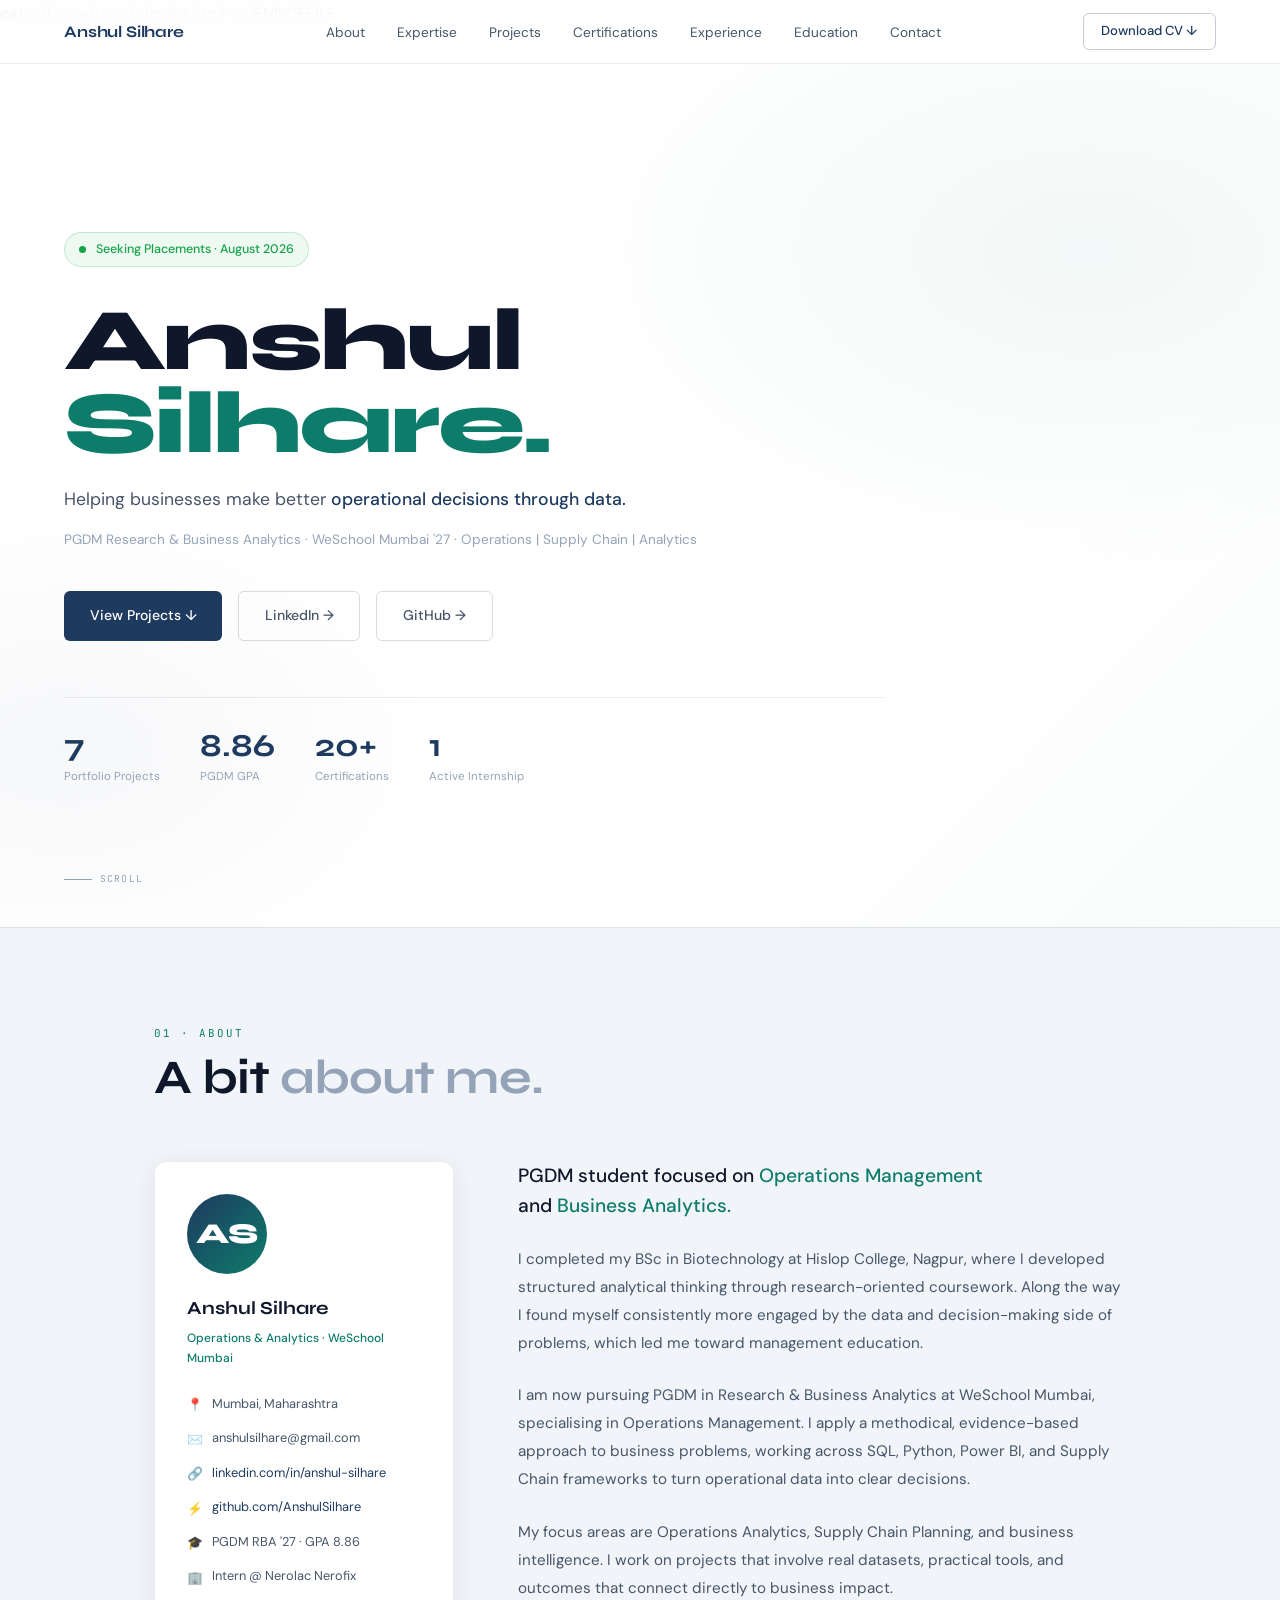
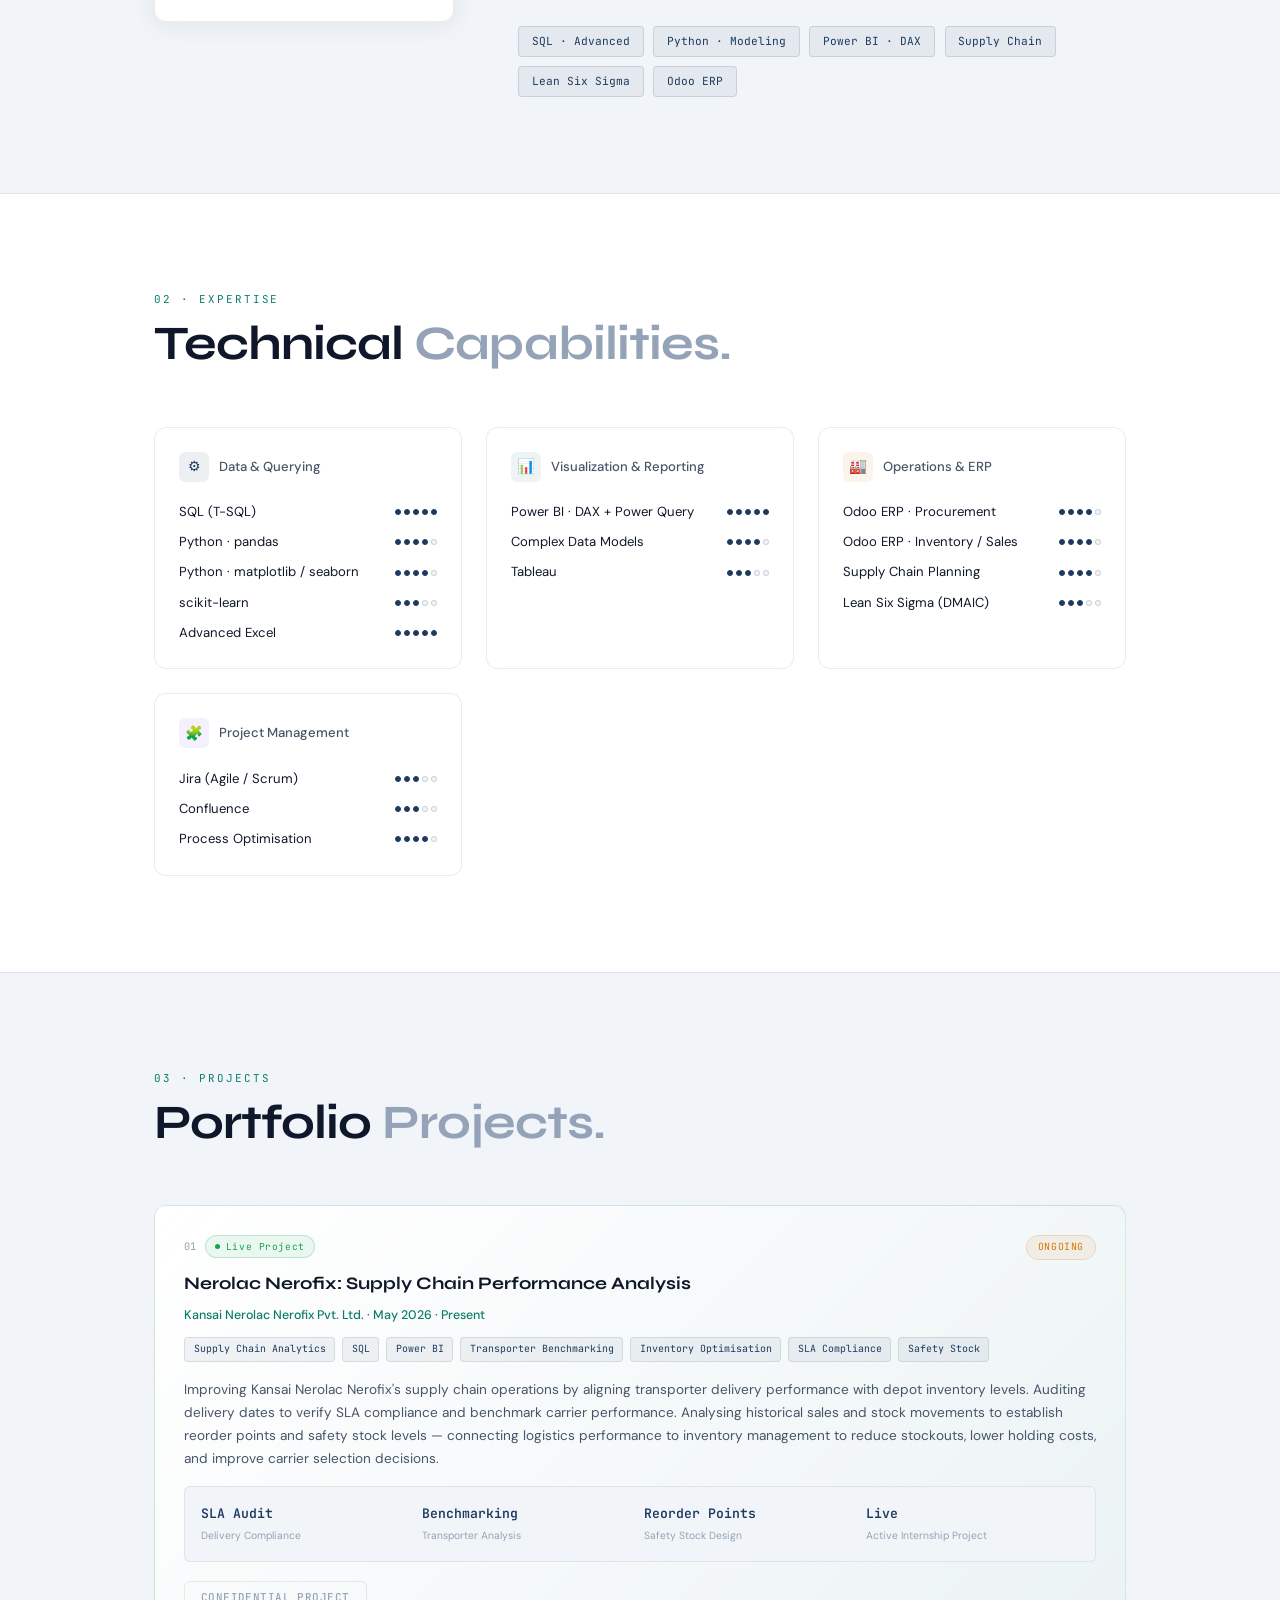
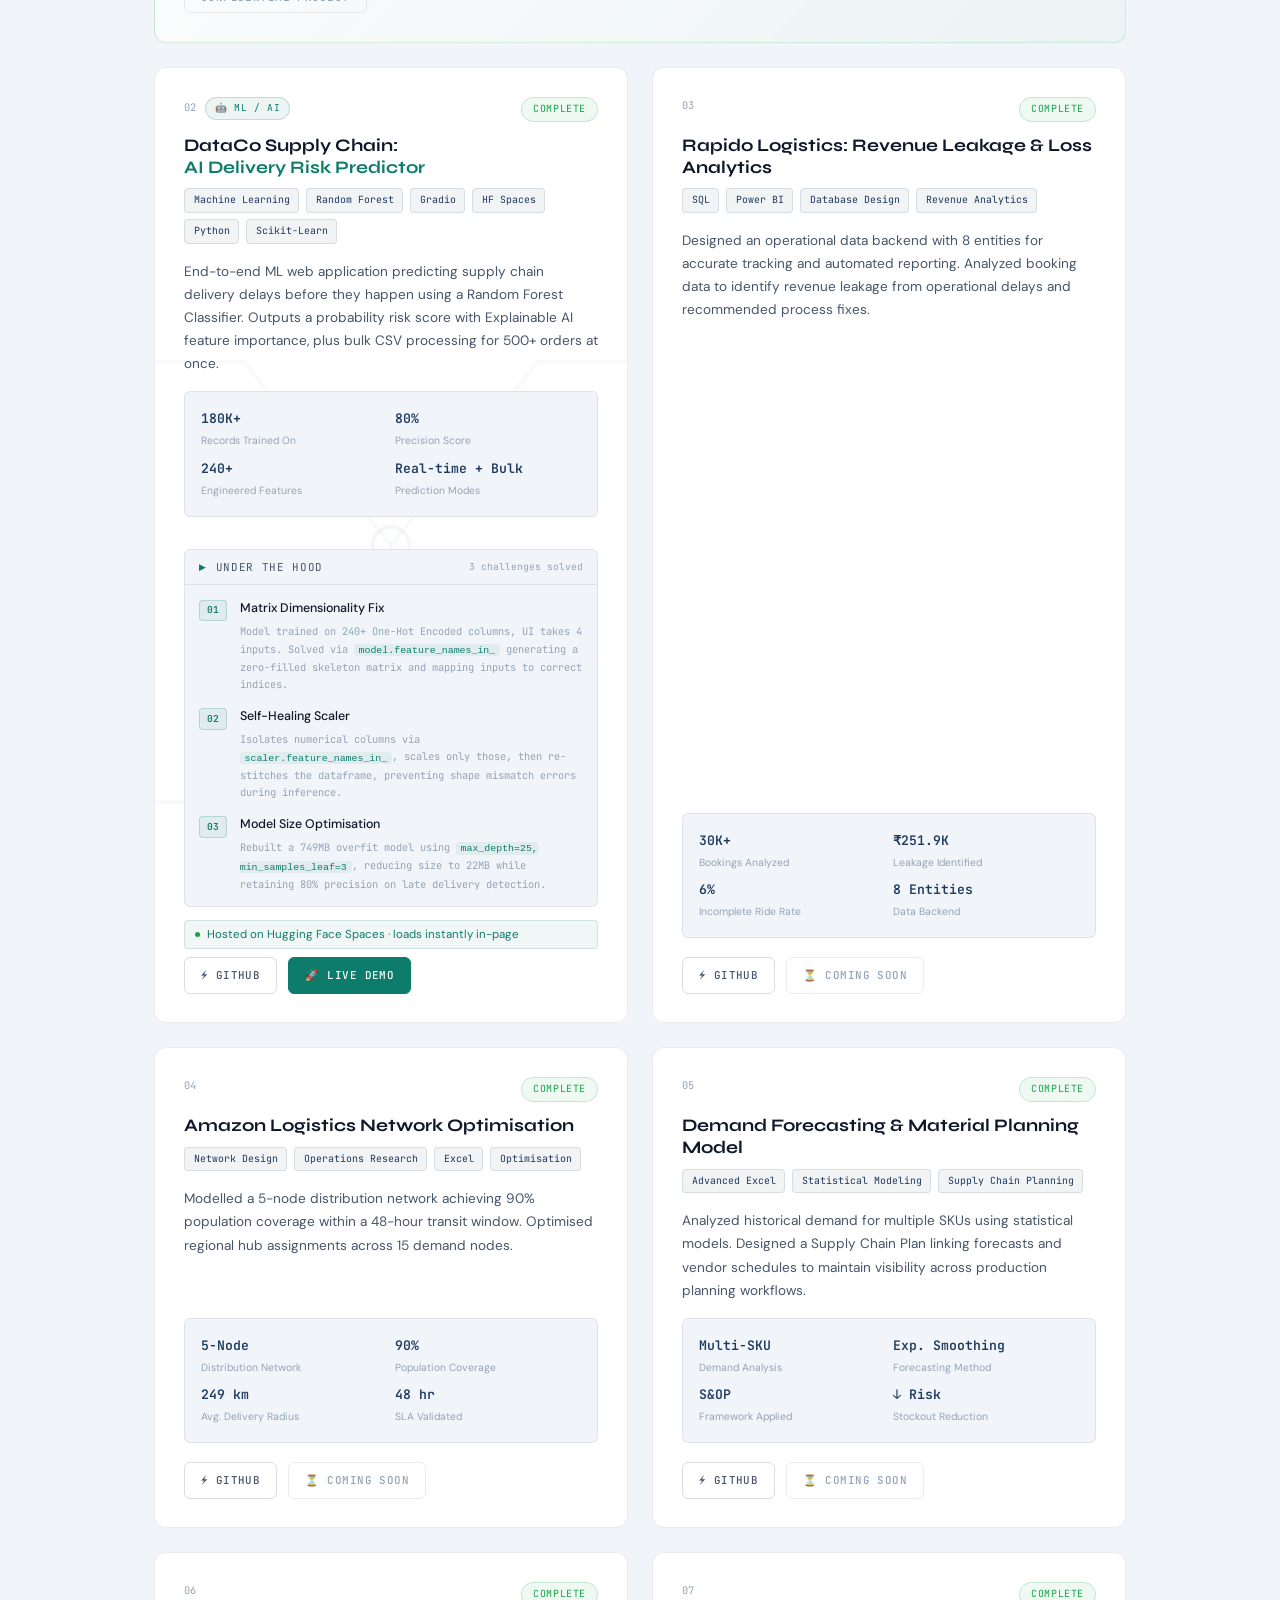
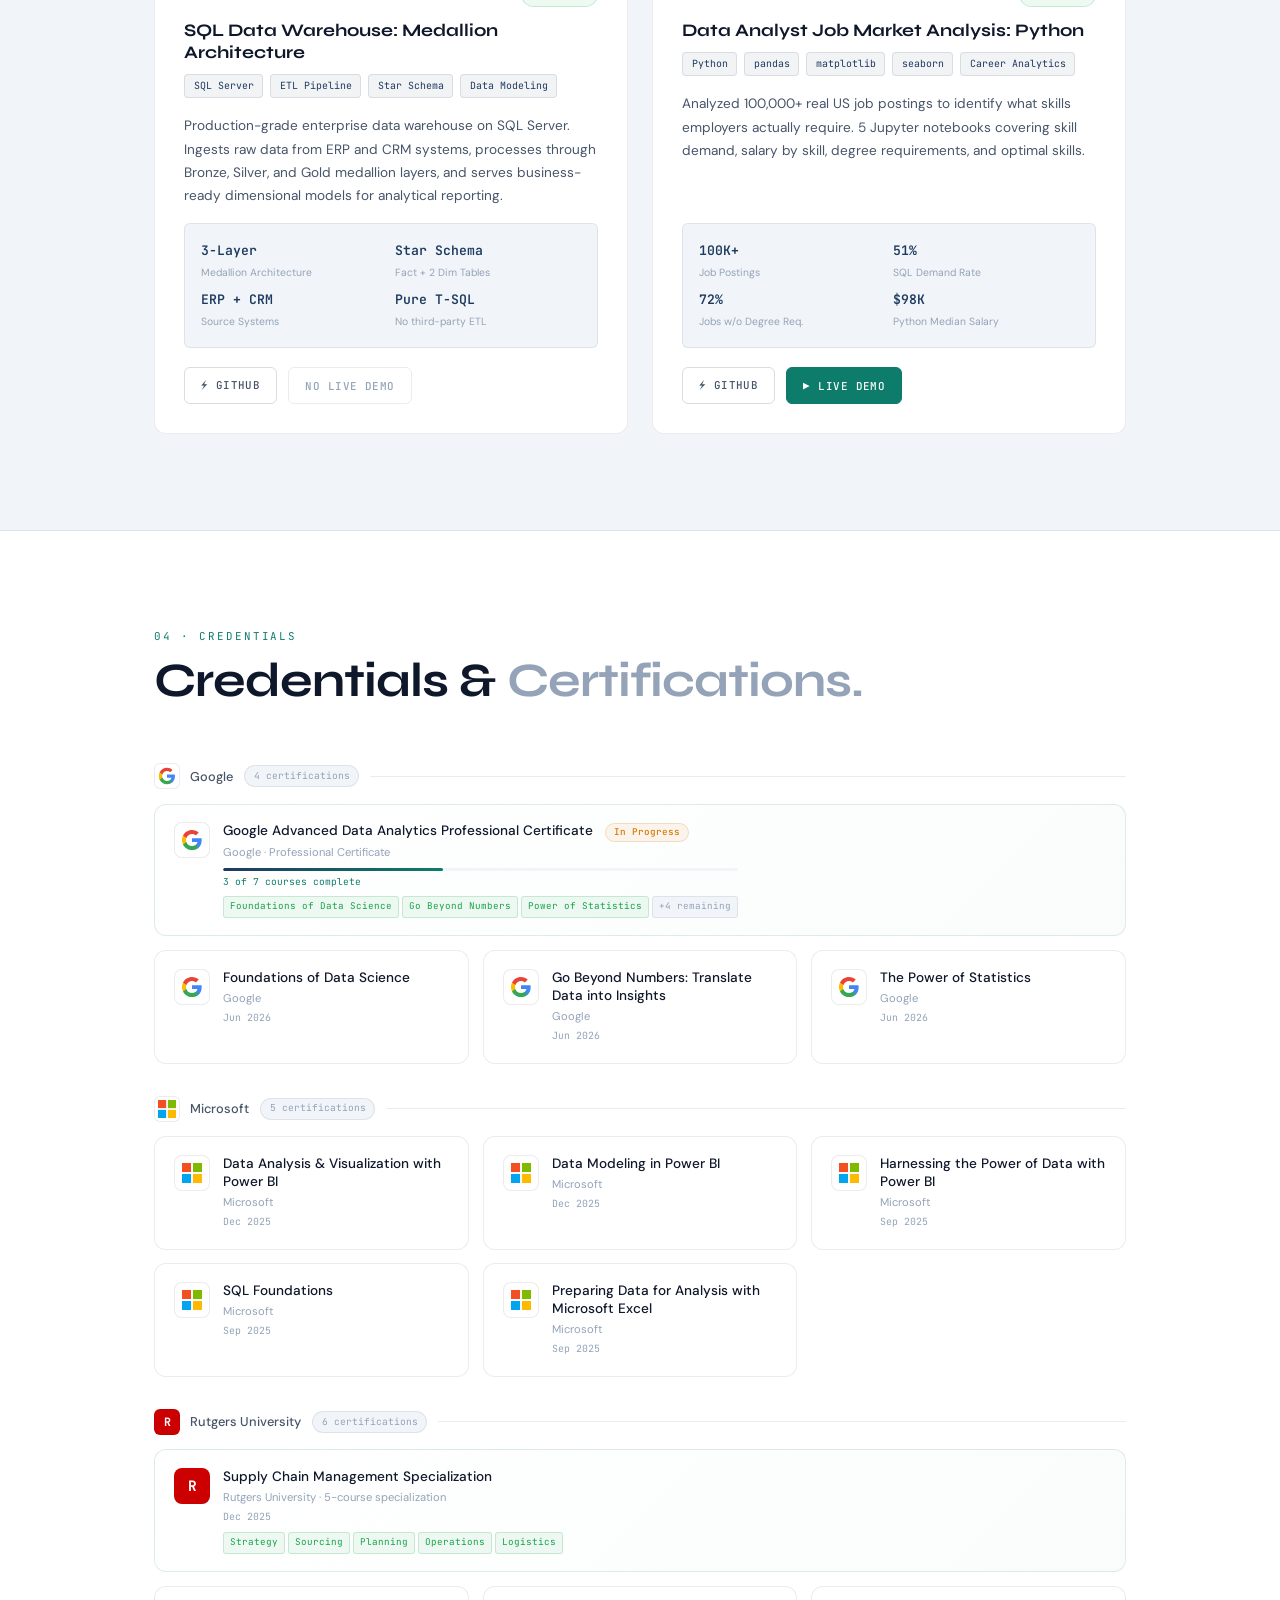
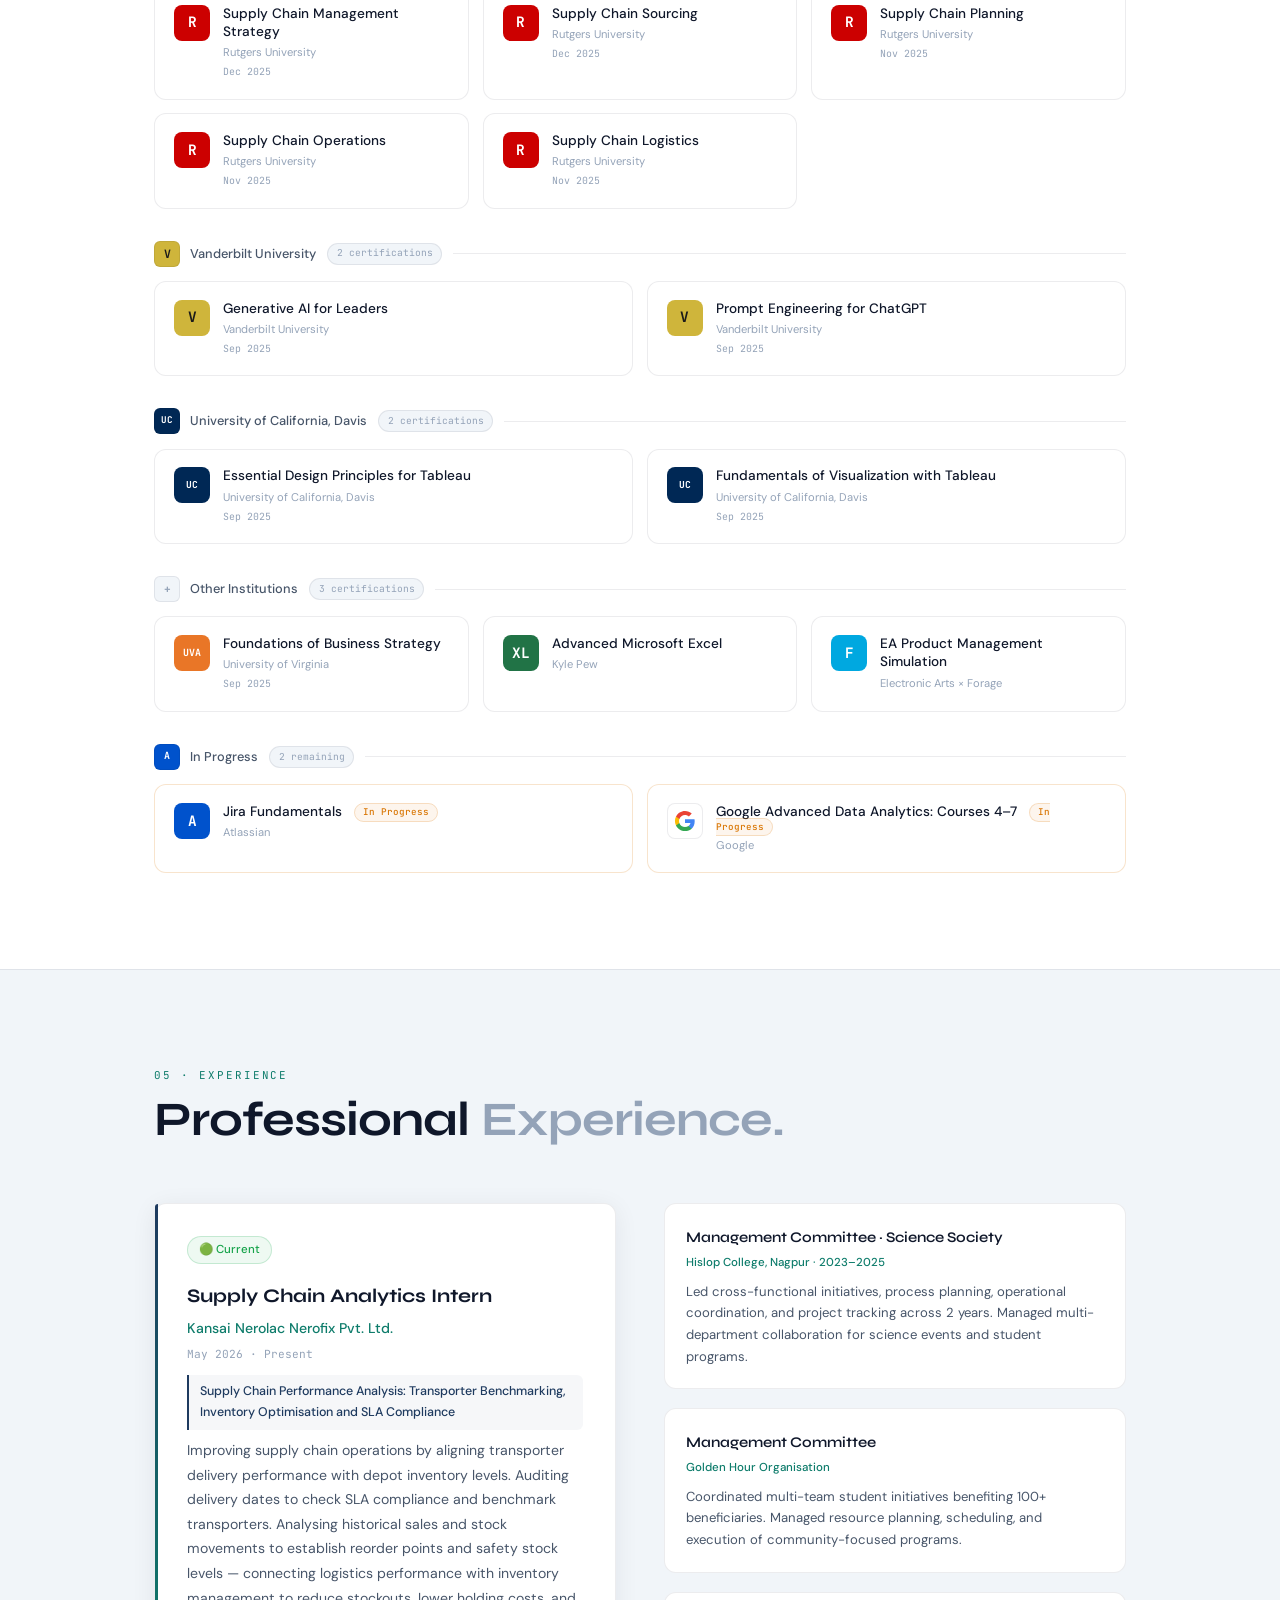
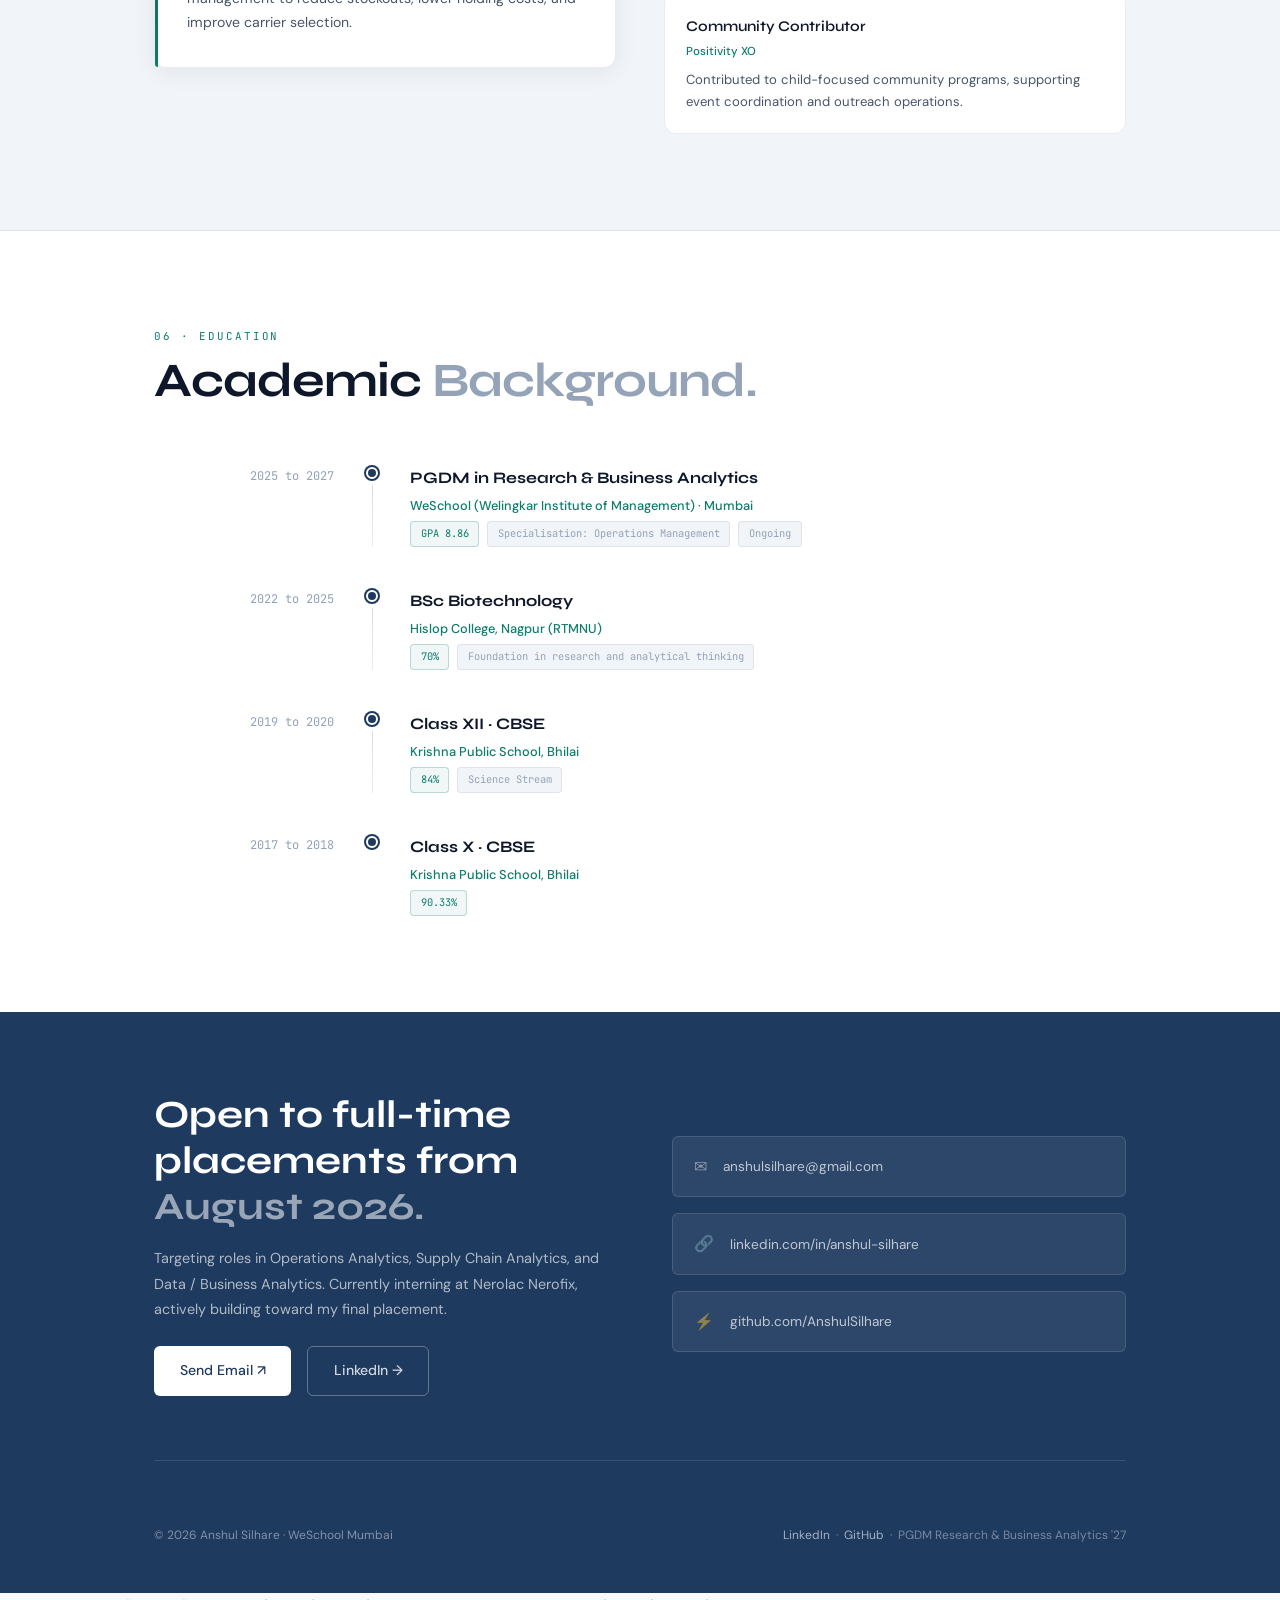
<file: notebooks/index.html>
cat > /home/claude/index.html << 'ENDOFFILE'
<!DOCTYPE html>
<html lang="en">
<head>
<meta charset="UTF-8">
<meta name="viewport" content="width=device-width, initial-scale=1.0">
<title>Anshul Silhare | Operations &amp; Data Analytics</title>
<link rel="preconnect" href="https://fonts.googleapis.com">
<link rel="preconnect" href="https://fonts.gstatic.com" crossorigin>
<link href="https://fonts.googleapis.com/css2?family=Syne:wght@400;600;700;800&family=JetBrains+Mono:wght@300;400;500;600&family=DM+Sans:ital,opsz,wght@0,9..40,300;0,9..40,400;0,9..40,500;1,9..40,300&display=swap" rel="stylesheet">
<style>
/* ─── TOKENS ──────────────────────────────────────────── */
:root {
  --bg:      #f8fafc; --bg2: #ffffff; --bg3: #f1f5f9;
  --surface: #ffffff; --surface2: #f8fafc;
  --border:  rgba(15,23,42,.08); --border2: rgba(15,23,42,.15);
  --accent:  #1e3a5f; --accent2: #0e7c6b; --teal: #0e7c6b;
  --amber:   #d97706; --green: #16a34a; --red: #dc2626;
  --text:    #0f172a; --text2: #475569; --text3: #94a3b8;
  --mono:    'JetBrains Mono', monospace;
  --display: 'Syne', sans-serif;
  --body:    'DM Sans', sans-serif;
  --radius:  6px; --radius2: 12px;
  --glow:    0 4px 24px rgba(15,23,42,.07);
  --glow-md: 0 8px 32px rgba(15,23,42,.1);
}
*, *::before, *::after { box-sizing: border-box; margin: 0; padding: 0; }
html { scroll-behavior: smooth; }
body { background: var(--bg); color: var(--text); font-family: var(--body); font-size: 16px; line-height: 1.7; overflow-x: hidden; }
a { color: var(--accent); text-decoration: none; }
img { display: block; max-width: 100%; }
::selection { background: rgba(30,58,95,.12); color: var(--text); }
::-webkit-scrollbar { width: 4px; }
::-webkit-scrollbar-track { background: var(--bg); }
::-webkit-scrollbar-thumb { background: rgba(30,58,95,.18); border-radius: 4px; }

/* ─── NAV ─────────────────────────────────────────────── */
nav {
  position: fixed; top: 0; left: 0; right: 0; z-index: 100;
  display: flex; align-items: center; justify-content: space-between;
  padding: 0 5vw; height: 64px;
  background: rgba(255,255,255,.92); backdrop-filter: blur(18px);
  border-bottom: 1px solid var(--border); transition: all .35s ease;
}
nav.scrolled { background: rgba(255,255,255,.98); box-shadow: 0 1px 20px rgba(15,23,42,.06); }
.nav-logo { font-family: var(--display); font-size: 1rem; font-weight: 700; color: var(--accent); letter-spacing: -.01em; }
.nav-links { display: flex; gap: 2rem; list-style: none; }
.nav-links a { font-family: var(--body); font-size: .85rem; font-weight: 400; color: var(--text2); transition: color .2s; position: relative; }
.nav-links a::after { content: ''; position: absolute; bottom: -3px; left: 0; right: 100%; height: 1.5px; background: var(--accent2); transition: right .25s ease; }
.nav-links a:hover, .nav-links a.active { color: var(--accent); }
.nav-links a:hover::after, .nav-links a.active::after { right: 0; }
.nav-right { display: flex; align-items: center; gap: .75rem; }
/* CV download — upload Anshul_Silhare_CV.pdf to repo root to activate */
.nav-cta {
  font-family: var(--body); font-size: .82rem; font-weight: 500; color: var(--accent);
  background: transparent; border: 1px solid rgba(30,58,95,.25); padding: .42rem 1.1rem;
  border-radius: var(--radius); cursor: pointer; transition: all .2s; text-decoration: none;
  display: inline-flex; align-items: center; gap: .35rem;
}
.nav-cta:hover { background: var(--accent); color: #fff; border-color: var(--accent); }
.nav-toggle { display: none; flex-direction: column; gap: 5px; cursor: pointer; }
.nav-toggle span { width: 22px; height: 1.5px; background: var(--text2); transition: all .3s; }

/* ─── HERO ────────────────────────────────────────────── */
#hero { position: relative; min-height: 100vh; display: flex; align-items: center; overflow: hidden; padding: 0 5vw; background: var(--bg2); }
.hero-canvas {
  position: absolute; inset: 0; z-index: 0;
  background: radial-gradient(ellipse 65% 55% at 85% 25%, rgba(14,124,107,.055) 0%, transparent 65%),
              radial-gradient(ellipse 50% 45% at 5%  80%, rgba(30,58,95,.04)   0%, transparent 60%);
}
.hero-canvas::after { content: ''; position: absolute; top: 0; right: 0; width: 42%; height: 100%; background: linear-gradient(135deg, transparent 55%, rgba(14,124,107,.025) 100%); pointer-events: none; }
.hero-inner { position: relative; z-index: 2; max-width: 820px; width: 100%; padding-top: 4rem; }
.hero-status {
  display: inline-flex; align-items: center; gap: .6rem;
  font-family: var(--body); font-size: .78rem; font-weight: 500;
  color: var(--green); background: rgba(22,163,74,.07); border: 1px solid rgba(22,163,74,.2);
  padding: .35rem .9rem; border-radius: 99px; margin-bottom: 2rem;
  opacity: 0; transform: translateY(12px); animation: fadeUp .6s .1s forwards;
}
.hero-status::before { content: ''; width: 7px; height: 7px; background: var(--green); border-radius: 50%; animation: pulse-dot 2s infinite; }
@keyframes pulse-dot { 0%,100%{opacity:1;transform:scale(1)} 50%{opacity:.5;transform:scale(1.4)} }
.hero-name {
  font-family: var(--display); font-size: clamp(3rem,7vw,5.5rem); font-weight: 800;
  line-height: .95; letter-spacing: -.03em; color: var(--text); margin-bottom: 1.2rem;
  opacity: 0; transform: translateY(20px); animation: fadeUp .7s .25s forwards;
}
.hero-name .accent-word { color: var(--accent2); display: block; }
.hero-tagline {
  font-family: var(--body); font-size: clamp(.95rem,2vw,1.1rem); color: var(--text2);
  line-height: 1.7; max-width: 580px; margin-bottom: .8rem;
  opacity: 0; transform: translateY(20px); animation: fadeUp .7s .4s forwards;
}
.hero-tagline .hl { color: var(--accent); font-weight: 500; }
.hero-sub { font-family: var(--body); font-size: .85rem; color: var(--text3); margin-bottom: 2.5rem; opacity: 0; transform: translateY(20px); animation: fadeUp .7s .5s forwards; }
.hero-ctas { display: flex; flex-wrap: wrap; gap: 1rem; opacity: 0; transform: translateY(20px); animation: fadeUp .7s .65s forwards; }
.btn { display: inline-flex; align-items: center; gap: .5rem; font-family: var(--body); font-size: .88rem; font-weight: 500; padding: .75rem 1.6rem; border-radius: var(--radius); cursor: pointer; transition: all .25s ease; border: none; }
.btn-primary { background: var(--accent); color: #fff; }
.btn-primary:hover { background: #16305a; transform: translateY(-2px); box-shadow: 0 8px 24px rgba(30,58,95,.25); }
.btn-outline { background: transparent; color: var(--text2); border: 1px solid var(--border2); }
.btn-outline:hover { border-color: var(--accent); color: var(--accent); transform: translateY(-2px); }
.hero-counters {
  display: flex; flex-wrap: wrap; gap: 2.5rem; margin-top: 3.5rem; padding-top: 2rem;
  border-top: 1px solid var(--border);
  opacity: 0; transform: translateY(20px); animation: fadeUp .7s .8s forwards;
}
.counter-value { font-family: var(--display); font-size: 2rem; font-weight: 700; color: var(--accent); line-height: 1; }
.counter-label { font-family: var(--body); font-size: .72rem; color: var(--text3); margin-top: .3rem; }
.hero-scroll {
  position: absolute; bottom: 2.5rem; left: 5vw;
  display: flex; align-items: center; gap: .5rem;
  font-family: var(--mono); font-size: .6rem; letter-spacing: .12em; text-transform: uppercase; color: var(--text3);
  opacity: 0; animation: fadeUp .7s 1.2s forwards;
}
.hero-scroll-line { width: 28px; height: 1px; background: var(--text3); }

/* ─── SECTIONS ────────────────────────────────────────── */
section { position: relative; z-index: 1; }
.section-wrap { max-width: 1100px; margin: 0 auto; padding: 6rem 5vw; }
.section-header { margin-bottom: 3.5rem; }
.section-label { font-family: var(--mono); font-size: .68rem; letter-spacing: .18em; text-transform: uppercase; color: var(--accent2); margin-bottom: .6rem; }
.section-title { font-family: var(--display); font-size: clamp(2rem,4vw,3rem); font-weight: 700; letter-spacing: -.02em; line-height: 1.1; color: var(--text); }
.section-title .dim { color: var(--text3); }
.reveal { opacity: 0; transform: translateY(28px); transition: opacity .65s ease, transform .65s ease; }
.reveal.visible { opacity: 1; transform: none; }

/* ─── ABOUT ───────────────────────────────────────────── */
#about { background: var(--bg3); border-top: 1px solid var(--border); border-bottom: 1px solid var(--border); }
.about-grid { display: grid; grid-template-columns: 300px 1fr; gap: 4rem; align-items: start; }
.profile-card { background: var(--surface); border: 1px solid var(--border); border-radius: var(--radius2); padding: 2rem; position: sticky; top: 80px; box-shadow: var(--glow); }
.profile-avatar { width: 80px; height: 80px; border-radius: 50%; background: linear-gradient(135deg, var(--accent), var(--teal)); display: flex; align-items: center; justify-content: center; font-family: var(--display); font-size: 1.8rem; font-weight: 800; color: #fff; margin-bottom: 1.2rem; }
.profile-name { font-family: var(--display); font-size: 1.15rem; font-weight: 700; color: var(--text); margin-bottom: .2rem; }
.profile-role { font-family: var(--body); font-size: .75rem; color: var(--teal); font-weight: 500; margin-bottom: 1.5rem; }
.profile-meta { display: flex; flex-direction: column; gap: .7rem; }
.meta-item { display: flex; align-items: flex-start; gap: .7rem; font-family: var(--body); font-size: .8rem; color: var(--text2); }
.meta-icon { color: var(--accent2); font-size: .8rem; margin-top: .1rem; flex-shrink: 0; width: 14px; }
.bio-intro { font-size: 1.2rem; font-weight: 500; color: var(--text); line-height: 1.55; margin-bottom: 1.5rem; }
.bio-intro .hl { color: var(--accent2); }
.bio-text { font-size: .95rem; color: var(--text2); line-height: 1.85; margin-bottom: 1.5rem; }
.bio-flow { display: flex; flex-wrap: wrap; gap: .6rem; margin-top: 1.5rem; }
.flow-tag { font-family: var(--mono); font-size: .7rem; color: var(--accent); background: rgba(30,58,95,.06); border: 1px solid rgba(30,58,95,.14); padding: .3rem .8rem; border-radius: 4px; }

/* ─── EXPERTISE ──────────────────────────────────────── */
#stack { background: var(--bg2); }
.stack-categories { display: grid; grid-template-columns: repeat(auto-fit, minmax(280px,1fr)); gap: 1.5rem; }
.stack-category { background: var(--surface); border: 1px solid var(--border); border-radius: var(--radius2); padding: 1.5rem; transition: border-color .25s, transform .25s, box-shadow .25s; }
.stack-category:hover { border-color: var(--border2); transform: translateY(-3px); box-shadow: var(--glow-md); }
.cat-header { display: flex; align-items: center; gap: .6rem; margin-bottom: 1.2rem; }
.cat-icon { width: 30px; height: 30px; border-radius: 6px; display: flex; align-items: center; justify-content: center; font-size: .9rem; }
.cat-title { font-family: var(--body); font-size: .82rem; font-weight: 500; color: var(--text2); }
.skill-list { display: flex; flex-direction: column; gap: .5rem; }
.skill-item { display: flex; align-items: center; justify-content: space-between; }
.skill-name { font-family: var(--body); font-size: .82rem; color: var(--text); }
.skill-level { display: flex; gap: 3px; }
.skill-dot { width: 6px; height: 6px; border-radius: 50%; background: var(--bg3); border: 1px solid var(--border2); }
.skill-dot.filled { background: var(--accent); border-color: var(--accent); }

/* ─── PROJECTS ────────────────────────────────────────── */
#projects { background: var(--bg3); border-top: 1px solid var(--border); border-bottom: 1px solid var(--border); }
.projects-grid { display: grid; grid-template-columns: 1fr 1fr; gap: 1.5rem; }
.project-card {
  background: var(--surface); border: 1px solid var(--border); border-radius: var(--radius2);
  padding: 1.8rem; display: flex; flex-direction: column; position: relative; overflow: hidden;
  transition: border-color .3s, transform .3s, box-shadow .3s; cursor: default;
}
.project-card::before { content: ''; position: absolute; top: 0; left: 0; right: 0; height: 2px; background: linear-gradient(90deg, var(--accent), var(--teal)); transform: scaleX(0); transform-origin: left; transition: transform .35s ease; }
.project-card:hover { border-color: var(--border2); transform: translateY(-4px); box-shadow: var(--glow-md); }
.project-card:hover::before { transform: scaleX(1); }

/* Live internship project - full width featured */
.project-card-live {
  grid-column: 1 / -1;
  background: linear-gradient(135deg, #fff 0%, rgba(22,163,74,.025) 100%);
  border-color: rgba(22,163,74,.18);
}
.project-card-live::before { background: linear-gradient(90deg, var(--green), var(--accent2)); }
.project-card-live:hover { border-color: rgba(22,163,74,.3); }
.project-card-live .card-metrics { grid-template-columns: repeat(4,1fr); }
.live-badge {
  font-family: var(--mono); font-size: .6rem; letter-spacing: .06em;
  color: var(--green); background: rgba(22,163,74,.08); border: 1px solid rgba(22,163,74,.2);
  padding: .15rem .55rem; border-radius: 99px;
  display: inline-flex; align-items: center; gap: .35rem;
}
.live-badge::before { content: ''; width: 5px; height: 5px; background: var(--green); border-radius: 50%; animation: pulse-dot 2s infinite; flex-shrink: 0; }

.card-top { display: flex; align-items: flex-start; justify-content: space-between; margin-bottom: .8rem; }
.card-status { font-family: var(--mono); font-size: .62rem; letter-spacing: .06em; text-transform: uppercase; padding: .2rem .7rem; border-radius: 99px; }
.status-complete { color: var(--green); background: rgba(22,163,74,.07); border: 1px solid rgba(22,163,74,.2); }
.status-ongoing  { color: var(--amber); background: rgba(217,119,6,.07); border: 1px solid rgba(217,119,6,.2); }
.card-num { font-family: var(--mono); font-size: .65rem; color: var(--text3); }
.card-title { font-family: var(--display); font-size: 1.1rem; font-weight: 700; color: var(--text); margin-bottom: .6rem; line-height: 1.25; }
.card-tags { display: flex; flex-wrap: wrap; gap: .4rem; margin-bottom: 1rem; }
.tag { font-family: var(--mono); font-size: .62rem; color: var(--accent); background: rgba(30,58,95,.06); border: 1px solid rgba(30,58,95,.12); padding: .18rem .55rem; border-radius: 4px; }
.card-desc { font-size: .85rem; color: var(--text2); line-height: 1.7; margin-bottom: 1rem; flex: 1; }
.card-metrics { display: grid; grid-template-columns: 1fr 1fr; gap: .5rem; margin-bottom: 1.2rem; padding: 1rem; background: var(--bg3); border-radius: var(--radius); border: 1px solid var(--border); }
.metric { display: flex; flex-direction: column; }
.metric-val { font-family: var(--mono); font-size: .82rem; font-weight: 600; color: var(--accent); }
.metric-lbl { font-family: var(--body); font-size: .65rem; color: var(--text3); margin-top: .1rem; }
.card-actions { display: flex; gap: .7rem; margin-top: auto; }
.card-btn { display: inline-flex; align-items: center; gap: .4rem; font-family: var(--mono); font-size: .68rem; font-weight: 500; letter-spacing: .04em; text-transform: uppercase; padding: .5rem 1rem; border-radius: var(--radius); cursor: pointer; transition: all .2s; border: 1px solid transparent; }
.card-btn-gh { color: var(--text2); border-color: var(--border2); background: transparent; }
.card-btn-gh:hover { color: var(--accent); border-color: var(--accent); }
.card-btn-demo { color: #fff; background: var(--accent2); border-color: var(--accent2); }
.card-btn-demo:hover { background: #0a6357; }
.card-btn-soon { color: var(--text3); background: transparent; border-color: var(--border); cursor: not-allowed; }

/* ─── CERTIFICATIONS ──────────────────────────────────── */
#certs { background: var(--bg2); }
.certs-grid { display: grid; grid-template-columns: repeat(auto-fit, minmax(280px,1fr)); gap: .85rem; }
.cert-card { display: flex; gap: .8rem; align-items: flex-start; background: var(--surface); border: 1px solid var(--border); border-radius: var(--radius2); padding: 1.1rem 1.2rem; transition: border-color .25s, transform .2s, box-shadow .2s; }
.cert-card:hover { border-color: var(--border2); transform: translateX(4px); box-shadow: var(--glow); }
.cert-icon { width: 36px; height: 36px; border-radius: 8px; flex-shrink: 0; display: flex; align-items: center; justify-content: center; overflow: hidden; }
.cert-icon svg { display: block; }
.cert-icon-letter { font-size: .9rem; font-weight: 700; font-family: var(--mono); color: #fff; }
.cert-name { font-family: var(--body); font-size: .85rem; font-weight: 500; color: var(--text); margin-bottom: .12rem; line-height: 1.35; }
.cert-org { font-family: var(--body); font-size: .7rem; color: var(--text3); }
.cert-date { font-family: var(--mono); font-size: .62rem; color: var(--text3); margin-top: 2px; }
.in-progress-label { font-family: var(--mono); font-size: .58rem; color: var(--amber); background: rgba(217,119,6,.07); border: 1px solid rgba(217,119,6,.2); padding: .15rem .5rem; border-radius: 99px; margin-left: .5rem; }
/* Progress bar for multi-course programs */
.cert-progress-wrap { margin-top: 6px; }
.cert-progress-bar { height: 3px; background: var(--bg3); border-radius: 99px; overflow: hidden; margin-bottom: 3px; }
.cert-progress-fill { height: 100%; background: linear-gradient(90deg, var(--accent), var(--accent2)); border-radius: 99px; }
.cert-progress-text { font-family: var(--mono); font-size: .6rem; color: var(--accent2); }
.cert-course-chips { display: flex; flex-wrap: wrap; gap: 3px; margin-top: 6px; }
.cert-chip { font-family: var(--mono); font-size: .58rem; padding: 2px 6px; border-radius: 3px; white-space: nowrap; }
.cert-chip-done { color: var(--green); background: rgba(22,163,74,.07); border: 1px solid rgba(22,163,74,.18); }
.cert-chip-pending { color: var(--text3); background: var(--bg3); border: 1px solid var(--border); }
/* Institution group divider */
.cert-inst-divider {
  display: flex; align-items: center; gap: .65rem;
  margin: 2rem 0 .9rem;
}
.cert-inst-divider::after { content: ''; flex: 1; height: 1px; background: var(--border); }
.cert-inst-logo { width: 26px; height: 26px; border-radius: 6px; display: flex; align-items: center; justify-content: center; background: #fff; border: 1px solid var(--border); flex-shrink: 0; overflow: hidden; }
.cert-inst-name { font-family: var(--body); font-size: .8rem; font-weight: 500; color: var(--text2); }
.cert-inst-count { font-family: var(--mono); font-size: .6rem; color: var(--text3); background: var(--bg3); border: 1px solid var(--border); padding: .12rem .55rem; border-radius: 99px; }
/* Featured program cards (specialization level) */
.cert-card-program {
  grid-column: 1 / -1;
  align-items: flex-start;
  background: linear-gradient(135deg, #fff 0%, rgba(14,124,107,.02) 100%);
  border-color: rgba(14,124,107,.14);
}
.cert-card-program:hover { border-color: rgba(14,124,107,.28); transform: none; }

/* ─── EXPERIENCE ──────────────────────────────────────── */
#experience { background: var(--bg3); border-top: 1px solid var(--border); border-bottom: 1px solid var(--border); }
.exp-grid { display: grid; grid-template-columns: 1fr 1fr; gap: 3rem; }
.exp-card { background: var(--surface); border: 1px solid var(--border); border-radius: var(--radius2); padding: 2rem; position: relative; box-shadow: var(--glow); }
.exp-card::before { content: ''; position: absolute; top: 0; left: 0; width: 3px; height: 100%; background: linear-gradient(180deg, var(--accent), var(--teal)); border-radius: var(--radius2) 0 0 var(--radius2); }
.exp-badge { font-family: var(--body); font-size: .72rem; font-weight: 500; color: var(--green); background: rgba(22,163,74,.07); border: 1px solid rgba(22,163,74,.2); padding: .2rem .7rem; border-radius: 99px; display: inline-block; margin-bottom: 1rem; }
.exp-role { font-family: var(--display); font-size: 1.2rem; font-weight: 700; color: var(--text); margin-bottom: .3rem; }
.exp-company { font-family: var(--body); font-size: .88rem; color: var(--accent2); font-weight: 500; margin-bottom: .2rem; }
.exp-period { font-family: var(--mono); font-size: .7rem; color: var(--text3); margin-bottom: .7rem; }
.exp-project-title { font-family: var(--body); font-size: .78rem; font-weight: 500; color: var(--accent); margin-bottom: .5rem; padding: .4rem .7rem; background: rgba(30,58,95,.04); border-left: 2px solid var(--accent); border-radius: 0 var(--radius) var(--radius) 0; }
.exp-desc { font-size: .88rem; color: var(--text2); line-height: 1.75; }
.leadership-list { display: flex; flex-direction: column; gap: 1.2rem; }
.lead-item { background: var(--surface); border: 1px solid var(--border); border-radius: var(--radius2); padding: 1.3rem; transition: border-color .2s, box-shadow .2s; }
.lead-item:hover { border-color: var(--border2); box-shadow: var(--glow); }
.lead-title { font-family: var(--display); font-size: .92rem; font-weight: 600; color: var(--text); margin-bottom: .2rem; }
.lead-org { font-family: var(--body); font-size: .72rem; color: var(--teal); font-weight: 500; margin-bottom: .5rem; }
.lead-desc { font-size: .82rem; color: var(--text2); line-height: 1.65; }

/* ─── EDUCATION ──────────────────────────────────────── */
#education { background: var(--bg2); }
.edu-timeline { display: flex; flex-direction: column; }
.edu-item { display: grid; grid-template-columns: 180px 28px 1fr; gap: 0 1.5rem; align-items: stretch; padding-bottom: 2.5rem; }
.edu-item:last-child { padding-bottom: 0; }
.edu-year { font-family: var(--mono); font-size: .75rem; color: var(--text3); text-align: right; padding-top: .2rem; line-height: 1.5; }
.edu-line { display: flex; flex-direction: column; align-items: center; }
.edu-dot { width: 12px; height: 12px; border-radius: 50%; background: var(--accent); border: 2px solid var(--bg2); box-shadow: 0 0 0 2px var(--accent); flex-shrink: 0; margin-top: .15rem; }
.edu-connector { width: 1px; flex: 1; background: linear-gradient(180deg, var(--border2), var(--border)); margin-top: .4rem; }
.edu-item:last-child .edu-connector { display: none; }
.edu-degree { font-family: var(--display); font-size: 1rem; font-weight: 700; color: var(--text); margin-bottom: .2rem; }
.edu-school { font-family: var(--body); font-size: .8rem; color: var(--accent2); font-weight: 500; margin-bottom: .3rem; }
.edu-details { display: flex; flex-wrap: wrap; gap: .5rem; }
.edu-detail { font-family: var(--mono); font-size: .65rem; color: var(--text3); background: var(--bg3); border: 1px solid var(--border); padding: .2rem .6rem; border-radius: 4px; }
.edu-detail.highlight { color: var(--teal); border-color: rgba(14,124,107,.25); background: rgba(14,124,107,.06); }

/* ─── CONTACT / FOOTER ────────────────────────────────── */
#contact { background: var(--accent); }
.contact-wrap { max-width: 1100px; margin: 0 auto; padding: 5rem 5vw 3rem; }
.contact-top { display: grid; grid-template-columns: 1fr 1fr; gap: 4rem; align-items: center; margin-bottom: 4rem; padding-bottom: 4rem; border-bottom: 1px solid rgba(255,255,255,.12); }
.contact-cta-title { font-family: var(--display); font-size: clamp(1.8rem,3vw,2.5rem); font-weight: 700; line-height: 1.2; color: #fff; margin-bottom: 1rem; }
.contact-cta-title .accent { color: rgba(255,255,255,.55); }
.contact-cta-sub { font-size: .9rem; color: rgba(255,255,255,.65); line-height: 1.75; margin-bottom: 1.5rem; }
#contact .btn-primary { background: #fff; color: var(--accent); }
#contact .btn-primary:hover { background: #e8f0fb; box-shadow: 0 8px 24px rgba(0,0,0,.2); }
#contact .btn-outline { color: rgba(255,255,255,.8); border-color: rgba(255,255,255,.3); }
#contact .btn-outline:hover { border-color: #fff; color: #fff; }
.contact-links { display: flex; flex-direction: column; gap: 1rem; }
.contact-link { display: flex; align-items: center; gap: 1rem; font-family: var(--body); font-size: .85rem; color: rgba(255,255,255,.7); padding: 1rem 1.3rem; background: rgba(255,255,255,.07); border: 1px solid rgba(255,255,255,.12); border-radius: var(--radius); transition: all .2s; }
.contact-link:hover { background: rgba(255,255,255,.12); color: #fff; transform: translateX(4px); }
.contact-link-icon { color: rgba(255,255,255,.45); font-size: 1rem; }
.footer-bottom { display: flex; align-items: center; justify-content: space-between; flex-wrap: wrap; gap: 1rem; }
.footer-copy { font-family: var(--body); font-size: .75rem; color: rgba(255,255,255,.45); }
.footer-tagline { font-family: var(--body); font-size: .75rem; color: rgba(255,255,255,.4); }
.footer-tagline a { color: rgba(255,255,255,.6); transition: color .2s; }
.footer-tagline a:hover { color: #fff; }

/* ─── MODAL ───────────────────────────────────────────── */
.modal-overlay { position: fixed; inset: 0; z-index: 999; background: rgba(15,23,42,.75); backdrop-filter: blur(12px); display: flex; align-items: center; justify-content: center; padding: 2rem; opacity: 0; pointer-events: none; transition: opacity .3s ease; }
.modal-overlay.open { opacity: 1; pointer-events: all; }
.modal-box { width: 100%; max-width: 1100px; height: 90vh; background: var(--surface); border: 1px solid var(--border2); border-radius: 16px; overflow: hidden; display: flex; flex-direction: column; transform: scale(.94); transition: transform .35s ease; box-shadow: 0 32px 80px rgba(15,23,42,.2); }
.modal-overlay.open .modal-box { transform: scale(1); }
.modal-header { display: flex; align-items: center; justify-content: space-between; padding: .9rem 1.4rem; background: var(--bg3); border-bottom: 1px solid var(--border); flex-shrink: 0; }
.modal-title { font-family: var(--body); font-size: .82rem; color: var(--text2); }
.modal-title strong { color: var(--accent); }
.modal-actions { display: flex; align-items: center; gap: 1rem; }
.modal-hf-badge { display: inline-flex; align-items: center; gap: .35rem; font-family: var(--mono); font-size: .62rem; color: var(--teal); background: rgba(14,124,107,.07); border: 1px solid rgba(14,124,107,.2); padding: .2rem .6rem; border-radius: 99px; }
.modal-hf-dot { width: 5px; height: 5px; border-radius: 50%; background: var(--green); animation: pulse-dot 2s infinite; }
.modal-newtab { font-family: var(--body); font-size: .78rem; color: var(--text3); transition: color .2s; }
.modal-newtab:hover { color: var(--accent); }
.modal-close { width: 28px; height: 28px; border-radius: 6px; border: 1px solid var(--border); background: transparent; color: var(--text2); cursor: pointer; display: flex; align-items: center; justify-content: center; font-size: 1rem; transition: all .2s; }
.modal-close:hover { background: var(--bg3); color: var(--accent); border-color: var(--border2); }
.modal-iframe-wrap { flex: 1; position: relative; display: flex; flex-direction: column; min-height: 0; }
.modal-loading { position: absolute; inset: 0; display: flex; flex-direction: column; align-items: center; justify-content: center; gap: 1rem; background: var(--bg); z-index: 2; transition: opacity .4s ease; }
.modal-loading.hidden { opacity: 0; pointer-events: none; }
.modal-spinner { width: 36px; height: 36px; border: 2px solid var(--border); border-top-color: var(--accent); border-radius: 50%; animation: spin 1s linear infinite; }
@keyframes spin { to { transform: rotate(360deg); } }
.modal-loading-icon { font-size: 2rem; margin-bottom: .5rem; }
.modal-loading-text { font-family: var(--body); font-size: .82rem; color: var(--text2); }
.modal-loading-sub { font-family: var(--body); font-size: .72rem; color: var(--text3); text-align: center; max-width: 340px; line-height: 1.7; }
.modal-fallback-link { font-family: var(--body); font-size: .72rem; color: var(--accent); text-decoration: underline; text-underline-offset: 3px; margin-top: .5rem; }
.modal-iframe-wrap iframe { flex: 1; width: 100%; border: none; background: var(--bg); display: block; }

/* ─── AI PROJECT ──────────────────────────────────────── */
.project-card-ai:hover { box-shadow: 0 16px 40px rgba(14,124,107,.1); }
.card-circuit-bg { position: absolute; inset: 0; border-radius: var(--radius2); overflow: hidden; pointer-events: none; z-index: 0; opacity: .35; transition: opacity .3s; }
.project-card-ai:hover .card-circuit-bg { opacity: .65; }
.project-card-ai > *:not(.card-circuit-bg) { position: relative; z-index: 1; }
.card-ai-badge { font-family: var(--mono); font-size: .6rem; letter-spacing: .06em; color: var(--teal); background: rgba(14,124,107,.08); border: 1px solid rgba(14,124,107,.2); padding: .15rem .55rem; border-radius: 99px; }
.hood-wrapper { margin: .8rem 0; border: 1px solid var(--border); border-radius: var(--radius); overflow: hidden; background: var(--bg3); }
.hood-toggle { width: 100%; display: flex; align-items: center; gap: .6rem; padding: .65rem .9rem; background: transparent; border: none; cursor: pointer; color: var(--text2); transition: background .2s, color .2s; text-align: left; }
.hood-toggle:hover { background: rgba(30,58,95,.04); color: var(--accent); }
.hood-toggle[aria-expanded="true"] { color: var(--accent); }
.hood-arrow { font-size: .55rem; color: var(--accent2); transition: transform .25s ease; display: inline-block; }
.hood-toggle[aria-expanded="true"] .hood-arrow { transform: rotate(90deg); }
.hood-body { border-top: 1px solid var(--border); padding: .8rem .9rem; display: flex; flex-direction: column; gap: .8rem; animation: hoodOpen .25s ease forwards; }
@keyframes hoodOpen { from{opacity:0;transform:translateY(-6px)} to{opacity:1;transform:none} }
.hood-item { display: flex; gap: .8rem; align-items: flex-start; }
.hood-num { font-family: var(--mono); font-size: .6rem; font-weight: 600; color: var(--accent2); background: rgba(14,124,107,.08); border: 1px solid rgba(14,124,107,.2); border-radius: 4px; padding: .1rem .4rem; flex-shrink: 0; margin-top: .15rem; letter-spacing: .05em; }
.hood-title { font-family: var(--body); font-size: .78rem; font-weight: 500; color: var(--text); margin-bottom: .25rem; }
.hood-desc { font-family: var(--mono); font-size: .65rem; color: var(--text3); line-height: 1.65; }
.hood-desc code { color: var(--teal); background: rgba(14,124,107,.07); padding: .05rem .3rem; border-radius: 3px; font-size: .62rem; }
.hf-notice { display: inline-flex; align-items: center; gap: .4rem; font-family: var(--body); font-size: .72rem; color: var(--teal); background: rgba(14,124,107,.06); border: 1px solid rgba(14,124,107,.15); border-radius: 4px; padding: .25rem .65rem; margin-bottom: .5rem; }
.hf-notice-dot { width: 5px; height: 5px; border-radius: 50%; background: var(--green); animation: pulse-dot 2s infinite; flex-shrink: 0; }

/* ─── ANIMATIONS ──────────────────────────────────────── */
@keyframes fadeUp { to { opacity: 1; transform: none; } }

/* ─── RESPONSIVE ──────────────────────────────────────── */
@media(max-width: 900px) {
  .about-grid { grid-template-columns: 1fr; }
  .profile-card { position: static; }
  .projects-grid { grid-template-columns: 1fr; }
  .project-card-live .card-metrics { grid-template-columns: repeat(2,1fr); }
  .exp-grid { grid-template-columns: 1fr; }
  .contact-top { grid-template-columns: 1fr; gap: 2rem; }
}
@media(max-width: 680px) {
  .nav-links { display: none; }
  .nav-cta { display: none; }
  .nav-toggle { display: flex; }
  .nav-links.open { display: flex; flex-direction: column; position: fixed; top: 64px; left: 0; right: 0; background: var(--bg2); border-bottom: 1px solid var(--border); padding: 1.5rem 5vw; gap: 1rem; box-shadow: 0 8px 24px rgba(15,23,42,.08); }
  .hero-counters { gap: 1.5rem; }
  .hero-scroll { display: none; }
  .edu-item { grid-template-columns: 100px 20px 1fr; }
  .card-metrics { grid-template-columns: 1fr; }
  .footer-bottom { flex-direction: column; align-items: flex-start; }
  .cert-card-program { grid-column: 1; }
}
</style>
</head>
<body>

<!-- NAV -->
<nav id="navbar">
  <div class="nav-logo">Anshul Silhare</div>
  <ul class="nav-links" id="navLinks">
    <li><a href="#about">About</a></li>
    <li><a href="#stack">Expertise</a></li>
    <li><a href="#projects">Projects</a></li>
    <li><a href="#certs">Certifications</a></li>
    <li><a href="#experience">Experience</a></li>
    <li><a href="#education">Education</a></li>
    <li><a href="#contact">Contact</a></li>
  </ul>
  <div class="nav-right">
    <!-- Add Anshul_Silhare_CV.pdf to repo root to activate download -->
    <a href="./Anshul_Silhare_CV.pdf" download="Anshul_Silhare_CV.pdf" class="nav-cta">Download CV ↓</a>
    <div class="nav-toggle" id="navToggle" onclick="toggleNav()">
      <span></span><span></span><span></span>
    </div>
  </div>
</nav>

<!-- HERO -->
<section id="hero">
  <div class="hero-canvas"></div>
  <div class="hero-inner">
    <div class="hero-status">Seeking Placements · August 2026</div>
    <h1 class="hero-name">
      Anshul<br>
      <span class="accent-word">Silhare.</span>
    </h1>
    <p class="hero-tagline">Helping businesses make better <span class="hl">operational decisions through data.</span></p>
    <p class="hero-sub">PGDM Research &amp; Business Analytics · WeSchool Mumbai '27 · Operations | Supply Chain | Analytics</p>
    <div class="hero-ctas">
      <a href="#projects" class="btn btn-primary">View Projects ↓</a>
      <a href="https://linkedin.com/in/anshul-silhare" target="_blank" class="btn btn-outline">LinkedIn →</a>
      <a href="https://github.com/AnshulSilhare" target="_blank" class="btn btn-outline">GitHub →</a>
    </div>
    <div class="hero-counters">
      <div class="counter-item">
        <div class="counter-value">7</div>
        <div class="counter-label">Portfolio Projects</div>
      </div>
      <div class="counter-item">
        <div class="counter-value">8.86</div>
        <div class="counter-label">PGDM GPA</div>
      </div>
      <div class="counter-item">
        <div class="counter-value">20+</div>
        <div class="counter-label">Certifications</div>
      </div>
      <div class="counter-item">
        <div class="counter-value">1</div>
        <div class="counter-label">Active Internship</div>
      </div>
    </div>
  </div>
  <div class="hero-scroll">
    <div class="hero-scroll-line"></div>
    <span>scroll</span>
  </div>
</section>

<!-- ABOUT -->
<section id="about">
  <div class="section-wrap">
    <div class="section-header reveal">
      <p class="section-label">01 · About</p>
      <h2 class="section-title">A bit <span class="dim">about me.</span></h2>
    </div>
    <div class="about-grid">
      <div class="profile-card reveal">
        <div class="profile-avatar">AS</div>
        <div class="profile-name">Anshul Silhare</div>
        <div class="profile-role">Operations &amp; Analytics · WeSchool Mumbai</div>
        <div class="profile-meta">
          <div class="meta-item"><span class="meta-icon">📍</span><span>Mumbai, Maharashtra</span></div>
          <div class="meta-item"><span class="meta-icon">✉️</span><span>anshulsilhare@gmail.com</span></div>
          <div class="meta-item"><span class="meta-icon">🔗</span><a href="https://linkedin.com/in/anshul-silhare" target="_blank">linkedin.com/in/anshul-silhare</a></div>
          <div class="meta-item"><span class="meta-icon">⚡</span><a href="https://github.com/AnshulSilhare" target="_blank">github.com/AnshulSilhare</a></div>
          <div class="meta-item"><span class="meta-icon">🎓</span><span>PGDM RBA '27 · GPA 8.86</span></div>
          <div class="meta-item"><span class="meta-icon">🏢</span><span>Intern @ Nerolac Nerofix</span></div>
        </div>
      </div>
      <div class="about-bio reveal">
        <p class="bio-intro">PGDM student focused on <span class="hl">Operations Management</span><br>and <span class="hl">Business Analytics.</span></p>
        <p class="bio-text">I completed my BSc in Biotechnology at Hislop College, Nagpur, where I developed structured analytical thinking through research-oriented coursework. Along the way I found myself consistently more engaged by the data and decision-making side of problems, which led me toward management education.</p>
        <p class="bio-text">I am now pursuing PGDM in Research &amp; Business Analytics at WeSchool Mumbai, specialising in Operations Management. I apply a methodical, evidence-based approach to business problems, working across SQL, Python, Power BI, and Supply Chain frameworks to turn operational data into clear decisions.</p>
        <p class="bio-text">My focus areas are Operations Analytics, Supply Chain Planning, and business intelligence. I work on projects that involve real datasets, practical tools, and outcomes that connect directly to business impact.</p>
        <div class="bio-flow">
          <span class="flow-tag">SQL · Advanced</span>
          <span class="flow-tag">Python · Modeling</span>
          <span class="flow-tag">Power BI · DAX</span>
          <span class="flow-tag">Supply Chain</span>
          <span class="flow-tag">Lean Six Sigma</span>
          <span class="flow-tag">Odoo ERP</span>
        </div>
      </div>
    </div>
  </div>
</section>

<!-- EXPERTISE -->
<section id="stack">
  <div class="section-wrap">
    <div class="section-header reveal">
      <p class="section-label">02 · Expertise</p>
      <h2 class="section-title">Technical <span class="dim">Capabilities.</span></h2>
    </div>
    <div class="stack-categories reveal">
      <div class="stack-category">
        <div class="cat-header">
          <div class="cat-icon" style="background:rgba(30,58,95,.08);color:var(--accent)">⚙</div>
          <div class="cat-title">Data &amp; Querying</div>
        </div>
        <div class="skill-list">
          <div class="skill-item"><span class="skill-name">SQL (T-SQL)</span><div class="skill-level"><div class="skill-dot filled"></div><div class="skill-dot filled"></div><div class="skill-dot filled"></div><div class="skill-dot filled"></div><div class="skill-dot filled"></div></div></div>
          <div class="skill-item"><span class="skill-name">Python · pandas</span><div class="skill-level"><div class="skill-dot filled"></div><div class="skill-dot filled"></div><div class="skill-dot filled"></div><div class="skill-dot filled"></div><div class="skill-dot"></div></div></div>
          <div class="skill-item"><span class="skill-name">Python · matplotlib / seaborn</span><div class="skill-level"><div class="skill-dot filled"></div><div class="skill-dot filled"></div><div class="skill-dot filled"></div><div class="skill-dot filled"></div><div class="skill-dot"></div></div></div>
          <div class="skill-item"><span class="skill-name">scikit-learn</span><div class="skill-level"><div class="skill-dot filled"></div><div class="skill-dot filled"></div><div class="skill-dot filled"></div><div class="skill-dot"></div><div class="skill-dot"></div></div></div>
          <div class="skill-item"><span class="skill-name">Advanced Excel</span><div class="skill-level"><div class="skill-dot filled"></div><div class="skill-dot filled"></div><div class="skill-dot filled"></div><div class="skill-dot filled"></div><div class="skill-dot filled"></div></div></div>
        </div>
      </div>
      <div class="stack-category">
        <div class="cat-header">
          <div class="cat-icon" style="background:rgba(14,124,107,.08);color:var(--teal)">📊</div>
          <div class="cat-title">Visualization &amp; Reporting</div>
        </div>
        <div class="skill-list">
          <div class="skill-item"><span class="skill-name">Power BI · DAX + Power Query</span><div class="skill-level"><div class="skill-dot filled"></div><div class="skill-dot filled"></div><div class="skill-dot filled"></div><div class="skill-dot filled"></div><div class="skill-dot filled"></div></div></div>
          <div class="skill-item"><span class="skill-name">Complex Data Models</span><div class="skill-level"><div class="skill-dot filled"></div><div class="skill-dot filled"></div><div class="skill-dot filled"></div><div class="skill-dot filled"></div><div class="skill-dot"></div></div></div>
          <div class="skill-item"><span class="skill-name">Tableau</span><div class="skill-level"><div class="skill-dot filled"></div><div class="skill-dot filled"></div><div class="skill-dot filled"></div><div class="skill-dot"></div><div class="skill-dot"></div></div></div>
        </div>
      </div>
      <div class="stack-category">
        <div class="cat-header">
          <div class="cat-icon" style="background:rgba(217,119,6,.08);color:var(--amber)">🏭</div>
          <div class="cat-title">Operations &amp; ERP</div>
        </div>
        <div class="skill-list">
          <div class="skill-item"><span class="skill-name">Odoo ERP · Procurement</span><div class="skill-level"><div class="skill-dot filled"></div><div class="skill-dot filled"></div><div class="skill-dot filled"></div><div class="skill-dot filled"></div><div class="skill-dot"></div></div></div>
          <div class="skill-item"><span class="skill-name">Odoo ERP · Inventory / Sales</span><div class="skill-level"><div class="skill-dot filled"></div><div class="skill-dot filled"></div><div class="skill-dot filled"></div><div class="skill-dot filled"></div><div class="skill-dot"></div></div></div>
          <div class="skill-item"><span class="skill-name">Supply Chain Planning</span><div class="skill-level"><div class="skill-dot filled"></div><div class="skill-dot filled"></div><div class="skill-dot filled"></div><div class="skill-dot filled"></div><div class="skill-dot"></div></div></div>
          <div class="skill-item"><span class="skill-name">Lean Six Sigma (DMAIC)</span><div class="skill-level"><div class="skill-dot filled"></div><div class="skill-dot filled"></div><div class="skill-dot filled"></div><div class="skill-dot"></div><div class="skill-dot"></div></div></div>
        </div>
      </div>
      <div class="stack-category">
        <div class="cat-header">
          <div class="cat-icon" style="background:rgba(124,58,237,.08);color:#7c3aed">🧩</div>
          <div class="cat-title">Project Management</div>
        </div>
        <div class="skill-list">
          <div class="skill-item"><span class="skill-name">Jira (Agile / Scrum)</span><div class="skill-level"><div class="skill-dot filled"></div><div class="skill-dot filled"></div><div class="skill-dot filled"></div><div class="skill-dot"></div><div class="skill-dot"></div></div></div>
          <div class="skill-item"><span class="skill-name">Confluence</span><div class="skill-level"><div class="skill-dot filled"></div><div class="skill-dot filled"></div><div class="skill-dot filled"></div><div class="skill-dot"></div><div class="skill-dot"></div></div></div>
          <div class="skill-item"><span class="skill-name">Process Optimisation</span><div class="skill-level"><div class="skill-dot filled"></div><div class="skill-dot filled"></div><div class="skill-dot filled"></div><div class="skill-dot filled"></div><div class="skill-dot"></div></div></div>
        </div>
      </div>
    </div>
  </div>
</section>

<!-- PROJECTS -->
<section id="projects">
  <div class="section-wrap">
    <div class="section-header reveal">
      <p class="section-label">03 · Projects</p>
      <h2 class="section-title">Portfolio <span class="dim">Projects.</span></h2>
    </div>
    <div class="projects-grid">

      <!-- Live Internship Project - Full-width featured -->
      <div class="project-card project-card-live reveal">
        <div class="card-top">
          <div style="display:flex;align-items:center;gap:.6rem">
            <span class="card-num">01</span>
            <span class="live-badge">Live Project</span>
          </div>
          <span class="card-status status-ongoing">Ongoing</span>
        </div>
        <div class="card-title">Nerolac Nerofix: Supply Chain Performance Analysis</div>
        <div style="font-size:.78rem;color:var(--teal);font-weight:500;margin-bottom:.7rem">Kansai Nerolac Nerofix Pvt. Ltd. · May 2026 · Present</div>
        <div class="card-tags">
          <span class="tag">Supply Chain Analytics</span>
          <span class="tag">SQL</span>
          <span class="tag">Power BI</span>
          <span class="tag">Transporter Benchmarking</span>
          <span class="tag">Inventory Optimisation</span>
          <span class="tag">SLA Compliance</span>
          <span class="tag">Safety Stock</span>
        </div>
        <div class="card-desc">Improving Kansai Nerolac Nerofix's supply chain operations by aligning transporter delivery performance with depot inventory levels. Auditing delivery dates to verify SLA compliance and benchmark carrier performance. Analysing historical sales and stock movements to establish reorder points and safety stock levels — connecting logistics performance to inventory management to reduce stockouts, lower holding costs, and improve carrier selection decisions.</div>
        <div class="card-metrics" style="grid-template-columns:repeat(4,1fr)">
          <div class="metric"><div class="metric-val">SLA Audit</div><div class="metric-lbl">Delivery Compliance</div></div>
          <div class="metric"><div class="metric-val">Benchmarking</div><div class="metric-lbl">Transporter Analysis</div></div>
          <div class="metric"><div class="metric-val">Reorder Points</div><div class="metric-lbl">Safety Stock Design</div></div>
          <div class="metric"><div class="metric-val">Live</div><div class="metric-lbl">Active Internship Project</div></div>
        </div>
        <div class="card-actions">
          <button class="card-btn card-btn-soon" disabled>Confidential Project</button>
        </div>
      </div>

      <!-- P2 - DataCo AI -->
      <div class="project-card featured project-card-ai reveal">
        <div class="card-circuit-bg" aria-hidden="true">
          <svg width="100%" height="100%" viewBox="0 0 400 260" preserveAspectRatio="xMidYMid slice" fill="none" xmlns="http://www.w3.org/2000/svg">
            <circle cx="30" cy="30" r="3" stroke="rgba(30,58,95,.12)" stroke-width="1"/><circle cx="370" cy="30" r="3" stroke="rgba(30,58,95,.12)" stroke-width="1"/><circle cx="200" cy="130" r="5" stroke="rgba(14,124,107,.15)" stroke-width="1"/>
            <line x1="30" y1="30" x2="80" y2="30" stroke="rgba(30,58,95,.08)" stroke-width="1"/><line x1="80" y1="30" x2="80" y2="80" stroke="rgba(30,58,95,.08)" stroke-width="1"/><line x1="80" y1="80" x2="160" y2="80" stroke="rgba(30,58,95,.08)" stroke-width="1"/><line x1="160" y1="80" x2="200" y2="130" stroke="rgba(30,58,95,.08)" stroke-width="1"/>
            <line x1="370" y1="30" x2="320" y2="30" stroke="rgba(30,58,95,.08)" stroke-width="1"/><line x1="320" y1="30" x2="320" y2="80" stroke="rgba(30,58,95,.08)" stroke-width="1"/><line x1="320" y1="80" x2="240" y2="80" stroke="rgba(30,58,95,.08)" stroke-width="1"/><line x1="240" y1="80" x2="200" y2="130" stroke="rgba(30,58,95,.08)" stroke-width="1"/>
            <line x1="200" y1="130" x2="200" y2="200" stroke="rgba(30,58,95,.08)" stroke-width="1"/><line x1="200" y1="200" x2="30" y2="200" stroke="rgba(30,58,95,.08)" stroke-width="1"/>
            <circle cx="80" cy="80" r="2.5" fill="rgba(30,58,95,.15)"/><circle cx="320" cy="80" r="2.5" fill="rgba(30,58,95,.15)"/><circle cx="200" cy="200" r="2.5" fill="rgba(14,124,107,.15)"/>
          </svg>
        </div>
        <div class="card-top">
          <div style="display:flex;align-items:center;gap:.6rem"><span class="card-num">02</span><span class="card-ai-badge">🤖 ML / AI</span></div>
          <span class="card-status status-complete">Complete</span>
        </div>
        <div class="card-title">DataCo Supply Chain:<br><span style="color:var(--accent2)">AI Delivery Risk Predictor</span></div>
        <div class="card-tags"><span class="tag">Machine Learning</span><span class="tag">Random Forest</span><span class="tag">Gradio</span><span class="tag">HF Spaces</span><span class="tag">Python</span><span class="tag">Scikit-Learn</span></div>
        <div class="card-desc">End-to-end ML web application predicting supply chain delivery delays before they happen using a Random Forest Classifier. Outputs a probability risk score with Explainable AI feature importance, plus bulk CSV processing for 500+ orders at once.</div>
        <div class="card-metrics">
          <div class="metric"><div class="metric-val">180K+</div><div class="metric-lbl">Records Trained On</div></div>
          <div class="metric"><div class="metric-val">80%</div><div class="metric-lbl">Precision Score</div></div>
          <div class="metric"><div class="metric-val">240+</div><div class="metric-lbl">Engineered Features</div></div>
          <div class="metric"><div class="metric-val">Real-time + Bulk</div><div class="metric-lbl">Prediction Modes</div></div>
        </div>
        <div class="hood-wrapper">
          <button class="hood-toggle" onclick="toggleHood(this)" aria-expanded="false">
            <span class="hood-arrow">▶</span>
            <span style="font-family:var(--mono);font-size:.68rem;letter-spacing:.06em;text-transform:uppercase">Under the Hood</span>
            <span style="font-family:var(--mono);font-size:.6rem;color:var(--text3);margin-left:auto">3 challenges solved</span>
          </button>
          <div class="hood-body" hidden>
            <div class="hood-item"><span class="hood-num">01</span><div><div class="hood-title">Matrix Dimensionality Fix</div><div class="hood-desc">Model trained on 240+ One-Hot Encoded columns, UI takes 4 inputs. Solved via <code>model.feature_names_in_</code> generating a zero-filled skeleton matrix and mapping inputs to correct indices.</div></div></div>
            <div class="hood-item"><span class="hood-num">02</span><div><div class="hood-title">Self-Healing Scaler</div><div class="hood-desc">Isolates numerical columns via <code>scaler.feature_names_in_</code>, scales only those, then re-stitches the dataframe, preventing shape mismatch errors during inference.</div></div></div>
            <div class="hood-item"><span class="hood-num">03</span><div><div class="hood-title">Model Size Optimisation</div><div class="hood-desc">Rebuilt a 749MB overfit model using <code>max_depth=25, min_samples_leaf=3</code>, reducing size to 22MB while retaining 80% precision on late delivery detection.</div></div></div>
          </div>
        </div>
        <div class="hf-notice"><span class="hf-notice-dot"></span><span>Hosted on Hugging Face Spaces · loads instantly in-page</span></div>
        <div class="card-actions">
          <a href="https://github.com/AnshulSilhare/ai-dataco-supply-chain" target="_blank" class="card-btn card-btn-gh">⚡ GitHub</a>
          <button class="card-btn card-btn-demo" onclick="openModal('DataCo Supply Chain: AI Delivery Risk Predictor','https://anshulsilhare-ai-dataco-supply-chain.hf.space','hf')">🚀 Live Demo</button>
        </div>
      </div>

      <!-- P3 -->
      <div class="project-card reveal">
        <div class="card-top"><span class="card-num">03</span><span class="card-status status-complete">Complete</span></div>
        <div class="card-title">Rapido Logistics: Revenue Leakage &amp; Loss Analytics</div>
        <div class="card-tags"><span class="tag">SQL</span><span class="tag">Power BI</span><span class="tag">Database Design</span><span class="tag">Revenue Analytics</span></div>
        <div class="card-desc">Designed an operational data backend with 8 entities for accurate tracking and automated reporting. Analyzed booking data to identify revenue leakage from operational delays and recommended process fixes.</div>
        <div class="card-metrics">
          <div class="metric"><div class="metric-val">30K+</div><div class="metric-lbl">Bookings Analyzed</div></div>
          <div class="metric"><div class="metric-val">₹251.9K</div><div class="metric-lbl">Leakage Identified</div></div>
          <div class="metric"><div class="metric-val">6%</div><div class="metric-lbl">Incomplete Ride Rate</div></div>
          <div class="metric"><div class="metric-val">8 Entities</div><div class="metric-lbl">Data Backend</div></div>
        </div>
        <div class="card-actions">
          <a href="https://github.com/AnshulSilhare" target="_blank" class="card-btn card-btn-gh">⚡ GitHub</a>
          <button class="card-btn card-btn-soon" disabled>⏳ Coming Soon</button>
        </div>
      </div>

      <!-- P4 -->
      <div class="project-card reveal">
        <div class="card-top"><span class="card-num">04</span><span class="card-status status-complete">Complete</span></div>
        <div class="card-title">Amazon Logistics Network Optimisation</div>
        <div class="card-tags"><span class="tag">Network Design</span><span class="tag">Operations Research</span><span class="tag">Excel</span><span class="tag">Optimisation</span></div>
        <div class="card-desc">Modelled a 5-node distribution network achieving 90% population coverage within a 48-hour transit window. Optimised regional hub assignments across 15 demand nodes.</div>
        <div class="card-metrics">
          <div class="metric"><div class="metric-val">5-Node</div><div class="metric-lbl">Distribution Network</div></div>
          <div class="metric"><div class="metric-val">90%</div><div class="metric-lbl">Population Coverage</div></div>
          <div class="metric"><div class="metric-val">249 km</div><div class="metric-lbl">Avg. Delivery Radius</div></div>
          <div class="metric"><div class="metric-val">48 hr</div><div class="metric-lbl">SLA Validated</div></div>
        </div>
        <div class="card-actions">
          <a href="https://github.com/AnshulSilhare" target="_blank" class="card-btn card-btn-gh">⚡ GitHub</a>
          <button class="card-btn card-btn-soon" disabled>⏳ Coming Soon</button>
        </div>
      </div>

      <!-- P5 -->
      <div class="project-card reveal">
        <div class="card-top"><span class="card-num">05</span><span class="card-status status-complete">Complete</span></div>
        <div class="card-title">Demand Forecasting &amp; Material Planning Model</div>
        <div class="card-tags"><span class="tag">Advanced Excel</span><span class="tag">Statistical Modeling</span><span class="tag">Supply Chain Planning</span></div>
        <div class="card-desc">Analyzed historical demand for multiple SKUs using statistical models. Designed a Supply Chain Plan linking forecasts and vendor schedules to maintain visibility across production planning workflows.</div>
        <div class="card-metrics">
          <div class="metric"><div class="metric-val">Multi-SKU</div><div class="metric-lbl">Demand Analysis</div></div>
          <div class="metric"><div class="metric-val">Exp. Smoothing</div><div class="metric-lbl">Forecasting Method</div></div>
          <div class="metric"><div class="metric-val">S&amp;OP</div><div class="metric-lbl">Framework Applied</div></div>
          <div class="metric"><div class="metric-val">↓ Risk</div><div class="metric-lbl">Stockout Reduction</div></div>
        </div>
        <div class="card-actions">
          <a href="https://github.com/AnshulSilhare" target="_blank" class="card-btn card-btn-gh">⚡ GitHub</a>
          <button class="card-btn card-btn-soon" disabled>⏳ Coming Soon</button>
        </div>
      </div>

      <!-- P6 -->
      <div class="project-card reveal">
        <div class="card-top"><span class="card-num">06</span><span class="card-status status-complete">Complete</span></div>
        <div class="card-title">SQL Data Warehouse: Medallion Architecture</div>
        <div class="card-tags"><span class="tag">SQL Server</span><span class="tag">ETL Pipeline</span><span class="tag">Star Schema</span><span class="tag">Data Modeling</span></div>
        <div class="card-desc">Production-grade enterprise data warehouse on SQL Server. Ingests raw data from ERP and CRM systems, processes through Bronze, Silver, and Gold medallion layers, and serves business-ready dimensional models for analytical reporting.</div>
        <div class="card-metrics">
          <div class="metric"><div class="metric-val">3-Layer</div><div class="metric-lbl">Medallion Architecture</div></div>
          <div class="metric"><div class="metric-val">Star Schema</div><div class="metric-lbl">Fact + 2 Dim Tables</div></div>
          <div class="metric"><div class="metric-val">ERP + CRM</div><div class="metric-lbl">Source Systems</div></div>
          <div class="metric"><div class="metric-val">Pure T-SQL</div><div class="metric-lbl">No third-party ETL</div></div>
        </div>
        <div class="card-actions">
          <a href="https://github.com/AnshulSilhare/sql-data-warehouse-project" target="_blank" class="card-btn card-btn-gh">⚡ GitHub</a>
          <button class="card-btn card-btn-soon" disabled>No Live Demo</button>
        </div>
      </div>

      <!-- P7 -->
      <div class="project-card reveal">
        <div class="card-top"><span class="card-num">07</span><span class="card-status status-complete">Complete</span></div>
        <div class="card-title">Data Analyst Job Market Analysis: Python</div>
        <div class="card-tags"><span class="tag">Python</span><span class="tag">pandas</span><span class="tag">matplotlib</span><span class="tag">seaborn</span><span class="tag">Career Analytics</span></div>
        <div class="card-desc">Analyzed 100,000+ real US job postings to identify what skills employers actually require. 5 Jupyter notebooks covering skill demand, salary by skill, degree requirements, and optimal skills.</div>
        <div class="card-metrics">
          <div class="metric"><div class="metric-val">100K+</div><div class="metric-lbl">Job Postings</div></div>
          <div class="metric"><div class="metric-val">51%</div><div class="metric-lbl">SQL Demand Rate</div></div>
          <div class="metric"><div class="metric-val">72%</div><div class="metric-lbl">Jobs w/o Degree Req.</div></div>
          <div class="metric"><div class="metric-val">$98K</div><div class="metric-lbl">Python Median Salary</div></div>
        </div>
        <div class="card-actions">
          <a href="https://github.com/AnshulSilhare" target="_blank" class="card-btn card-btn-gh">⚡ GitHub</a>
          <button class="card-btn card-btn-demo" onclick="openModal('Data Analyst Job Market Analysis','https://anshul-job-market.streamlit.app','streamlit')">▶ Live Demo</button>
        </div>
      </div>

    </div>
  </div>
</section>

<!-- CERTIFICATIONS -->
<section id="certs">
  <div class="section-wrap">
    <div class="section-header reveal">
      <p class="section-label">04 · Credentials</p>
      <h2 class="section-title">Credentials &amp; <span class="dim">Certifications.</span></h2>
    </div>

    <!-- Google -->
    <div class="cert-inst-divider reveal">
      <div class="cert-inst-logo">
        <svg viewBox="0 0 24 24" width="18" height="18" xmlns="http://www.w3.org/2000/svg"><path fill="#4285F4" d="M22.56 12.25c0-.78-.07-1.53-.2-2.25H12v4.26h5.92c-.26 1.37-1.04 2.53-2.21 3.31v2.77h3.57c2.08-1.92 3.28-4.74 3.28-8.09z"/><path fill="#34A853" d="M12 23c2.97 0 5.46-.98 7.28-2.66l-3.57-2.77c-.98.66-2.23 1.06-3.71 1.06-2.86 0-5.29-1.93-6.16-4.53H2.18v2.84C3.99 20.53 7.7 23 12 23z"/><path fill="#FBBC05" d="M5.84 14.09c-.22-.66-.35-1.36-.35-2.09s.13-1.43.35-2.09V7.07H2.18C1.43 8.55 1 10.22 1 12s.43 3.45 1.18 4.93l3.66-2.84z"/><path fill="#EA4335" d="M12 5.38c1.62 0 3.06.56 4.21 1.64l3.15-3.15C17.45 2.09 14.97 1 12 1 7.7 1 3.99 3.47 2.18 7.07l3.66 2.84c.87-2.6 3.3-4.53 6.16-4.53z"/></svg>
      </div>
      <span class="cert-inst-name">Google</span>
      <span class="cert-inst-count">4 certifications</span>
    </div>
    <div class="certs-grid reveal">
      <div class="cert-card cert-card-program">
        <div class="cert-icon" style="background:#fff;border:1px solid var(--border)"><svg viewBox="0 0 24 24" width="22" height="22" xmlns="http://www.w3.org/2000/svg"><path fill="#4285F4" d="M22.56 12.25c0-.78-.07-1.53-.2-2.25H12v4.26h5.92c-.26 1.37-1.04 2.53-2.21 3.31v2.77h3.57c2.08-1.92 3.28-4.74 3.28-8.09z"/><path fill="#34A853" d="M12 23c2.97 0 5.46-.98 7.28-2.66l-3.57-2.77c-.98.66-2.23 1.06-3.71 1.06-2.86 0-5.29-1.93-6.16-4.53H2.18v2.84C3.99 20.53 7.7 23 12 23z"/><path fill="#FBBC05" d="M5.84 14.09c-.22-.66-.35-1.36-.35-2.09s.13-1.43.35-2.09V7.07H2.18C1.43 8.55 1 10.22 1 12s.43 3.45 1.18 4.93l3.66-2.84z"/><path fill="#EA4335" d="M12 5.38c1.62 0 3.06.56 4.21 1.64l3.15-3.15C17.45 2.09 14.97 1 12 1 7.7 1 3.99 3.47 2.18 7.07l3.66 2.84c.87-2.6 3.3-4.53 6.16-4.53z"/></svg></div>
        <div>
          <div class="cert-name">Google Advanced Data Analytics Professional Certificate <span class="in-progress-label">In Progress</span></div>
          <div class="cert-org">Google · Professional Certificate</div>
          <div class="cert-progress-wrap">
            <div class="cert-progress-bar"><div class="cert-progress-fill" style="width:42.8%"></div></div>
            <span class="cert-progress-text">3 of 7 courses complete</span>
          </div>
          <div class="cert-course-chips">
            <span class="cert-chip cert-chip-done">Foundations of Data Science</span>
            <span class="cert-chip cert-chip-done">Go Beyond Numbers</span>
            <span class="cert-chip cert-chip-done">Power of Statistics</span>
            <span class="cert-chip cert-chip-pending">+4 remaining</span>
          </div>
        </div>
      </div>
      <div class="cert-card">
        <div class="cert-icon" style="background:#fff;border:1px solid var(--border)"><svg viewBox="0 0 24 24" width="22" height="22" xmlns="http://www.w3.org/2000/svg"><path fill="#4285F4" d="M22.56 12.25c0-.78-.07-1.53-.2-2.25H12v4.26h5.92c-.26 1.37-1.04 2.53-2.21 3.31v2.77h3.57c2.08-1.92 3.28-4.74 3.28-8.09z"/><path fill="#34A853" d="M12 23c2.97 0 5.46-.98 7.28-2.66l-3.57-2.77c-.98.66-2.23 1.06-3.71 1.06-2.86 0-5.29-1.93-6.16-4.53H2.18v2.84C3.99 20.53 7.7 23 12 23z"/><path fill="#FBBC05" d="M5.84 14.09c-.22-.66-.35-1.36-.35-2.09s.13-1.43.35-2.09V7.07H2.18C1.43 8.55 1 10.22 1 12s.43 3.45 1.18 4.93l3.66-2.84z"/><path fill="#EA4335" d="M12 5.38c1.62 0 3.06.56 4.21 1.64l3.15-3.15C17.45 2.09 14.97 1 12 1 7.7 1 3.99 3.47 2.18 7.07l3.66 2.84c.87-2.6 3.3-4.53 6.16-4.53z"/></svg></div>
        <div><div class="cert-name">Foundations of Data Science</div><div class="cert-org">Google</div><div class="cert-date">Jun 2026</div></div>
      </div>
      <div class="cert-card">
        <div class="cert-icon" style="background:#fff;border:1px solid var(--border)"><svg viewBox="0 0 24 24" width="22" height="22" xmlns="http://www.w3.org/2000/svg"><path fill="#4285F4" d="M22.56 12.25c0-.78-.07-1.53-.2-2.25H12v4.26h5.92c-.26 1.37-1.04 2.53-2.21 3.31v2.77h3.57c2.08-1.92 3.28-4.74 3.28-8.09z"/><path fill="#34A853" d="M12 23c2.97 0 5.46-.98 7.28-2.66l-3.57-2.77c-.98.66-2.23 1.06-3.71 1.06-2.86 0-5.29-1.93-6.16-4.53H2.18v2.84C3.99 20.53 7.7 23 12 23z"/><path fill="#FBBC05" d="M5.84 14.09c-.22-.66-.35-1.36-.35-2.09s.13-1.43.35-2.09V7.07H2.18C1.43 8.55 1 10.22 1 12s.43 3.45 1.18 4.93l3.66-2.84z"/><path fill="#EA4335" d="M12 5.38c1.62 0 3.06.56 4.21 1.64l3.15-3.15C17.45 2.09 14.97 1 12 1 7.7 1 3.99 3.47 2.18 7.07l3.66 2.84c.87-2.6 3.3-4.53 6.16-4.53z"/></svg></div>
        <div><div class="cert-name">Go Beyond Numbers: Translate Data into Insights</div><div class="cert-org">Google</div><div class="cert-date">Jun 2026</div></div>
      </div>
      <div class="cert-card">
        <div class="cert-icon" style="background:#fff;border:1px solid var(--border)"><svg viewBox="0 0 24 24" width="22" height="22" xmlns="http://www.w3.org/2000/svg"><path fill="#4285F4" d="M22.56 12.25c0-.78-.07-1.53-.2-2.25H12v4.26h5.92c-.26 1.37-1.04 2.53-2.21 3.31v2.77h3.57c2.08-1.92 3.28-4.74 3.28-8.09z"/><path fill="#34A853" d="M12 23c2.97 0 5.46-.98 7.28-2.66l-3.57-2.77c-.98.66-2.23 1.06-3.71 1.06-2.86 0-5.29-1.93-6.16-4.53H2.18v2.84C3.99 20.53 7.7 23 12 23z"/><path fill="#FBBC05" d="M5.84 14.09c-.22-.66-.35-1.36-.35-2.09s.13-1.43.35-2.09V7.07H2.18C1.43 8.55 1 10.22 1 12s.43 3.45 1.18 4.93l3.66-2.84z"/><path fill="#EA4335" d="M12 5.38c1.62 0 3.06.56 4.21 1.64l3.15-3.15C17.45 2.09 14.97 1 12 1 7.7 1 3.99 3.47 2.18 7.07l3.66 2.84c.87-2.6 3.3-4.53 6.16-4.53z"/></svg></div>
        <div><div class="cert-name">The Power of Statistics</div><div class="cert-org">Google</div><div class="cert-date">Jun 2026</div></div>
      </div>
    </div>

    <!-- Microsoft -->
    <div class="cert-inst-divider reveal">
      <div class="cert-inst-logo" style="background:#fff">
        <svg viewBox="0 0 21 21" width="18" height="18" xmlns="http://www.w3.org/2000/svg"><rect fill="#F25022" x="0" y="0" width="9.5" height="9.5"/><rect fill="#7FBA00" x="11.5" y="0" width="9.5" height="9.5"/><rect fill="#00A4EF" x="0" y="11.5" width="9.5" height="9.5"/><rect fill="#FFB900" x="11.5" y="11.5" width="9.5" height="9.5"/></svg>
      </div>
      <span class="cert-inst-name">Microsoft</span>
      <span class="cert-inst-count">5 certifications</span>
    </div>
    <div class="certs-grid reveal">
      <div class="cert-card">
        <div class="cert-icon" style="background:#fff;border:1px solid var(--border)"><svg viewBox="0 0 21 21" width="20" height="20" xmlns="http://www.w3.org/2000/svg"><rect fill="#F25022" x="0" y="0" width="9.5" height="9.5"/><rect fill="#7FBA00" x="11.5" y="0" width="9.5" height="9.5"/><rect fill="#00A4EF" x="0" y="11.5" width="9.5" height="9.5"/><rect fill="#FFB900" x="11.5" y="11.5" width="9.5" height="9.5"/></svg></div>
        <div><div class="cert-name">Data Analysis &amp; Visualization with Power BI</div><div class="cert-org">Microsoft</div><div class="cert-date">Dec 2025</div></div>
      </div>
      <div class="cert-card">
        <div class="cert-icon" style="background:#fff;border:1px solid var(--border)"><svg viewBox="0 0 21 21" width="20" height="20" xmlns="http://www.w3.org/2000/svg"><rect fill="#F25022" x="0" y="0" width="9.5" height="9.5"/><rect fill="#7FBA00" x="11.5" y="0" width="9.5" height="9.5"/><rect fill="#00A4EF" x="0" y="11.5" width="9.5" height="9.5"/><rect fill="#FFB900" x="11.5" y="11.5" width="9.5" height="9.5"/></svg></div>
        <div><div class="cert-name">Data Modeling in Power BI</div><div class="cert-org">Microsoft</div><div class="cert-date">Dec 2025</div></div>
      </div>
      <div class="cert-card">
        <div class="cert-icon" style="background:#fff;border:1px solid var(--border)"><svg viewBox="0 0 21 21" width="20" height="20" xmlns="http://www.w3.org/2000/svg"><rect fill="#F25022" x="0" y="0" width="9.5" height="9.5"/><rect fill="#7FBA00" x="11.5" y="0" width="9.5" height="9.5"/><rect fill="#00A4EF" x="0" y="11.5" width="9.5" height="9.5"/><rect fill="#FFB900" x="11.5" y="11.5" width="9.5" height="9.5"/></svg></div>
        <div><div class="cert-name">Harnessing the Power of Data with Power BI</div><div class="cert-org">Microsoft</div><div class="cert-date">Sep 2025</div></div>
      </div>
      <div class="cert-card">
        <div class="cert-icon" style="background:#fff;border:1px solid var(--border)"><svg viewBox="0 0 21 21" width="20" height="20" xmlns="http://www.w3.org/2000/svg"><rect fill="#F25022" x="0" y="0" width="9.5" height="9.5"/><rect fill="#7FBA00" x="11.5" y="0" width="9.5" height="9.5"/><rect fill="#00A4EF" x="0" y="11.5" width="9.5" height="9.5"/><rect fill="#FFB900" x="11.5" y="11.5" width="9.5" height="9.5"/></svg></div>
        <div><div class="cert-name">SQL Foundations</div><div class="cert-org">Microsoft</div><div class="cert-date">Sep 2025</div></div>
      </div>
      <div class="cert-card">
        <div class="cert-icon" style="background:#fff;border:1px solid var(--border)"><svg viewBox="0 0 21 21" width="20" height="20" xmlns="http://www.w3.org/2000/svg"><rect fill="#F25022" x="0" y="0" width="9.5" height="9.5"/><rect fill="#7FBA00" x="11.5" y="0" width="9.5" height="9.5"/><rect fill="#00A4EF" x="0" y="11.5" width="9.5" height="9.5"/><rect fill="#FFB900" x="11.5" y="11.5" width="9.5" height="9.5"/></svg></div>
        <div><div class="cert-name">Preparing Data for Analysis with Microsoft Excel</div><div class="cert-org">Microsoft</div><div class="cert-date">Sep 2025</div></div>
      </div>
    </div>

    <!-- Rutgers -->
    <div class="cert-inst-divider reveal">
      <div class="cert-inst-logo" style="background:#cc0000">
        <span style="font-family:var(--mono);font-size:.72rem;font-weight:700;color:#fff">R</span>
      </div>
      <span class="cert-inst-name">Rutgers University</span>
      <span class="cert-inst-count">6 certifications</span>
    </div>
    <div class="certs-grid reveal">
      <div class="cert-card cert-card-program">
        <div class="cert-icon" style="background:#cc0000"><span class="cert-icon-letter">R</span></div>
        <div>
          <div class="cert-name">Supply Chain Management Specialization</div>
          <div class="cert-org">Rutgers University · 5-course specialization</div>
          <div class="cert-date">Dec 2025</div>
          <div class="cert-course-chips" style="margin-top:6px">
            <span class="cert-chip cert-chip-done">Strategy</span>
            <span class="cert-chip cert-chip-done">Sourcing</span>
            <span class="cert-chip cert-chip-done">Planning</span>
            <span class="cert-chip cert-chip-done">Operations</span>
            <span class="cert-chip cert-chip-done">Logistics</span>
          </div>
        </div>
      </div>
      <div class="cert-card"><div class="cert-icon" style="background:#cc0000"><span class="cert-icon-letter">R</span></div><div><div class="cert-name">Supply Chain Management Strategy</div><div class="cert-org">Rutgers University</div><div class="cert-date">Dec 2025</div></div></div>
      <div class="cert-card"><div class="cert-icon" style="background:#cc0000"><span class="cert-icon-letter">R</span></div><div><div class="cert-name">Supply Chain Sourcing</div><div class="cert-org">Rutgers University</div><div class="cert-date">Dec 2025</div></div></div>
      <div class="cert-card"><div class="cert-icon" style="background:#cc0000"><span class="cert-icon-letter">R</span></div><div><div class="cert-name">Supply Chain Planning</div><div class="cert-org">Rutgers University</div><div class="cert-date">Nov 2025</div></div></div>
      <div class="cert-card"><div class="cert-icon" style="background:#cc0000"><span class="cert-icon-letter">R</span></div><div><div class="cert-name">Supply Chain Operations</div><div class="cert-org">Rutgers University</div><div class="cert-date">Nov 2025</div></div></div>
      <div class="cert-card"><div class="cert-icon" style="background:#cc0000"><span class="cert-icon-letter">R</span></div><div><div class="cert-name">Supply Chain Logistics</div><div class="cert-org">Rutgers University</div><div class="cert-date">Nov 2025</div></div></div>
    </div>

    <!-- Vanderbilt -->
    <div class="cert-inst-divider reveal">
      <div class="cert-inst-logo" style="background:#cfb53b">
        <span style="font-family:var(--mono);font-size:.72rem;font-weight:700;color:#1a1a1a">V</span>
      </div>
      <span class="cert-inst-name">Vanderbilt University</span>
      <span class="cert-inst-count">2 certifications</span>
    </div>
    <div class="certs-grid reveal">
      <div class="cert-card"><div class="cert-icon" style="background:#cfb53b"><span class="cert-icon-letter" style="color:#1a1a1a">V</span></div><div><div class="cert-name">Generative AI for Leaders</div><div class="cert-org">Vanderbilt University</div><div class="cert-date">Sep 2025</div></div></div>
      <div class="cert-card"><div class="cert-icon" style="background:#cfb53b"><span class="cert-icon-letter" style="color:#1a1a1a">V</span></div><div><div class="cert-name">Prompt Engineering for ChatGPT</div><div class="cert-org">Vanderbilt University</div><div class="cert-date">Sep 2025</div></div></div>
    </div>

    <!-- UC Davis -->
    <div class="cert-inst-divider reveal">
      <div class="cert-inst-logo" style="background:#002855">
        <span style="font-family:var(--mono);font-size:.58rem;font-weight:700;color:#fff">UC</span>
      </div>
      <span class="cert-inst-name">University of California, Davis</span>
      <span class="cert-inst-count">2 certifications</span>
    </div>
    <div class="certs-grid reveal">
      <div class="cert-card"><div class="cert-icon" style="background:#002855"><span class="cert-icon-letter" style="font-size:.6rem">UC</span></div><div><div class="cert-name">Essential Design Principles for Tableau</div><div class="cert-org">University of California, Davis</div><div class="cert-date">Sep 2025</div></div></div>
      <div class="cert-card"><div class="cert-icon" style="background:#002855"><span class="cert-icon-letter" style="font-size:.6rem">UC</span></div><div><div class="cert-name">Fundamentals of Visualization with Tableau</div><div class="cert-org">University of California, Davis</div><div class="cert-date">Sep 2025</div></div></div>
    </div>

    <!-- Others -->
    <div class="cert-inst-divider reveal">
      <div class="cert-inst-logo" style="background:var(--bg3);border:1px solid var(--border)">
        <span style="font-family:var(--mono);font-size:.7rem;font-weight:600;color:var(--text3)">+</span>
      </div>
      <span class="cert-inst-name">Other Institutions</span>
      <span class="cert-inst-count">3 certifications</span>
    </div>
    <div class="certs-grid reveal">
      <div class="cert-card">
        <div class="cert-icon" style="background:#e97627"><span class="cert-icon-letter" style="font-size:.62rem">UVA</span></div>
        <div><div class="cert-name">Foundations of Business Strategy</div><div class="cert-org">University of Virginia</div><div class="cert-date">Sep 2025</div></div>
      </div>
      <div class="cert-card">
        <div class="cert-icon" style="background:#217346"><span class="cert-icon-letter">XL</span></div>
        <div><div class="cert-name">Advanced Microsoft Excel</div><div class="cert-org">Kyle Pew</div></div>
      </div>
      <div class="cert-card">
        <div class="cert-icon" style="background:#00a8e0"><span class="cert-icon-letter">F</span></div>
        <div><div class="cert-name">EA Product Management Simulation</div><div class="cert-org">Electronic Arts × Forage</div></div>
      </div>
    </div>

    <!-- In Progress -->
    <div class="cert-inst-divider reveal">
      <div class="cert-inst-logo" style="background:#0052cc"><span style="font-family:var(--mono);font-size:.62rem;font-weight:700;color:#fff">A</span></div>
      <span class="cert-inst-name">In Progress</span>
      <span class="cert-inst-count">2 remaining</span>
    </div>
    <div class="certs-grid reveal">
      <div class="cert-card" style="border-color:rgba(217,119,6,.2)">
        <div class="cert-icon" style="background:#0052cc"><span class="cert-icon-letter">A</span></div>
        <div><div class="cert-name">Jira Fundamentals <span class="in-progress-label">In Progress</span></div><div class="cert-org">Atlassian</div></div>
      </div>
      <div class="cert-card" style="border-color:rgba(217,119,6,.2)">
        <div class="cert-icon" style="background:#fff;border:1px solid var(--border)"><svg viewBox="0 0 24 24" width="22" height="22" xmlns="http://www.w3.org/2000/svg"><path fill="#4285F4" d="M22.56 12.25c0-.78-.07-1.53-.2-2.25H12v4.26h5.92c-.26 1.37-1.04 2.53-2.21 3.31v2.77h3.57c2.08-1.92 3.28-4.74 3.28-8.09z"/><path fill="#34A853" d="M12 23c2.97 0 5.46-.98 7.28-2.66l-3.57-2.77c-.98.66-2.23 1.06-3.71 1.06-2.86 0-5.29-1.93-6.16-4.53H2.18v2.84C3.99 20.53 7.7 23 12 23z"/><path fill="#FBBC05" d="M5.84 14.09c-.22-.66-.35-1.36-.35-2.09s.13-1.43.35-2.09V7.07H2.18C1.43 8.55 1 10.22 1 12s.43 3.45 1.18 4.93l3.66-2.84z"/><path fill="#EA4335" d="M12 5.38c1.62 0 3.06.56 4.21 1.64l3.15-3.15C17.45 2.09 14.97 1 12 1 7.7 1 3.99 3.47 2.18 7.07l3.66 2.84c.87-2.6 3.3-4.53 6.16-4.53z"/></svg></div>
        <div><div class="cert-name">Google Advanced Data Analytics: Courses 4–7 <span class="in-progress-label">In Progress</span></div><div class="cert-org">Google</div></div>
      </div>
    </div>

  </div>
</section>

<!-- EXPERIENCE -->
<section id="experience">
  <div class="section-wrap">
    <div class="section-header reveal">
      <p class="section-label">05 · Experience</p>
      <h2 class="section-title">Professional <span class="dim">Experience.</span></h2>
    </div>
    <div class="exp-grid">
      <div class="exp-left reveal">
        <div class="exp-card">
          <div class="exp-badge">🟢 Current</div>
          <div class="exp-role">Supply Chain Analytics Intern</div>
          <div class="exp-company">Kansai Nerolac Nerofix Pvt. Ltd.</div>
          <div class="exp-period">May 2026 · Present</div>
          <div class="exp-project-title">Supply Chain Performance Analysis: Transporter Benchmarking, Inventory Optimisation and SLA Compliance</div>
          <div class="exp-desc">Improving supply chain operations by aligning transporter delivery performance with depot inventory levels. Auditing delivery dates to check SLA compliance and benchmark transporters. Analysing historical sales and stock movements to establish reorder points and safety stock levels — connecting logistics performance with inventory management to reduce stockouts, lower holding costs, and improve carrier selection.</div>
        </div>
      </div>
      <div class="reveal">
        <div class="leadership-list">
          <div class="lead-item">
            <div class="lead-title">Management Committee · Science Society</div>
            <div class="lead-org">Hislop College, Nagpur · 2023–2025</div>
            <div class="lead-desc">Led cross-functional initiatives, process planning, operational coordination, and project tracking across 2 years. Managed multi-department collaboration for science events and student programs.</div>
          </div>
          <div class="lead-item">
            <div class="lead-title">Management Committee</div>
            <div class="lead-org">Golden Hour Organisation</div>
            <div class="lead-desc">Coordinated multi-team student initiatives benefiting 100+ beneficiaries. Managed resource planning, scheduling, and execution of community-focused programs.</div>
          </div>
          <div class="lead-item">
            <div class="lead-title">Community Contributor</div>
            <div class="lead-org">Positivity XO</div>
            <div class="lead-desc">Contributed to child-focused community programs, supporting event coordination and outreach operations.</div>
          </div>
        </div>
      </div>
    </div>
  </div>
</section>

<!-- EDUCATION -->
<section id="education">
  <div class="section-wrap">
    <div class="section-header reveal">
      <p class="section-label">06 · Education</p>
      <h2 class="section-title">Academic <span class="dim">Background.</span></h2>
    </div>
    <div class="edu-timeline reveal">
      <div class="edu-item">
        <div class="edu-year">2025 to 2027</div>
        <div class="edu-line"><div class="edu-dot"></div><div class="edu-connector"></div></div>
        <div class="edu-content">
          <div class="edu-degree">PGDM in Research &amp; Business Analytics</div>
          <div class="edu-school">WeSchool (Welingkar Institute of Management) · Mumbai</div>
          <div class="edu-details"><span class="edu-detail highlight">GPA 8.86</span><span class="edu-detail">Specialisation: Operations Management</span><span class="edu-detail">Ongoing</span></div>
        </div>
      </div>
      <div class="edu-item">
        <div class="edu-year">2022 to 2025</div>
        <div class="edu-line"><div class="edu-dot"></div><div class="edu-connector"></div></div>
        <div class="edu-content">
          <div class="edu-degree">BSc Biotechnology</div>
          <div class="edu-school">Hislop College, Nagpur (RTMNU)</div>
          <div class="edu-details"><span class="edu-detail highlight">70%</span><span class="edu-detail">Foundation in research and analytical thinking</span></div>
        </div>
      </div>
      <div class="edu-item">
        <div class="edu-year">2019 to 2020</div>
        <div class="edu-line"><div class="edu-dot"></div><div class="edu-connector"></div></div>
        <div class="edu-content">
          <div class="edu-degree">Class XII · CBSE</div>
          <div class="edu-school">Krishna Public School, Bhilai</div>
          <div class="edu-details"><span class="edu-detail highlight">84%</span><span class="edu-detail">Science Stream</span></div>
        </div>
      </div>
      <div class="edu-item">
        <div class="edu-year">2017 to 2018</div>
        <div class="edu-line"><div class="edu-dot"></div><div class="edu-connector"></div></div>
        <div class="edu-content">
          <div class="edu-degree">Class X · CBSE</div>
          <div class="edu-school">Krishna Public School, Bhilai</div>
          <div class="edu-details"><span class="edu-detail highlight">90.33%</span></div>
        </div>
      </div>
    </div>
  </div>
</section>

<!-- CONTACT -->
<section id="contact">
  <div class="contact-wrap">
    <div class="contact-top reveal">
      <div>
        <h2 class="contact-cta-title">Open to full-time<br>placements from<br><span class="accent">August 2026.</span></h2>
        <p class="contact-cta-sub">Targeting roles in Operations Analytics, Supply Chain Analytics, and Data / Business Analytics. Currently interning at Nerolac Nerofix, actively building toward my final placement.</p>
        <div class="hero-ctas" style="margin-top:0">
          <a href="mailto:anshulsilhare@gmail.com" class="btn btn-primary">Send Email ↗</a>
          <a href="https://linkedin.com/in/anshul-silhare" target="_blank" class="btn btn-outline">LinkedIn →</a>
        </div>
      </div>
      <div>
        <div class="contact-links">
          <a href="mailto:anshulsilhare@gmail.com" class="contact-link"><span class="contact-link-icon">✉</span><span>anshulsilhare@gmail.com</span></a>
          <a href="https://linkedin.com/in/anshul-silhare" target="_blank" class="contact-link"><span class="contact-link-icon">🔗</span><span>linkedin.com/in/anshul-silhare</span></a>
          <a href="https://github.com/AnshulSilhare" target="_blank" class="contact-link"><span class="contact-link-icon">⚡</span><span>github.com/AnshulSilhare</span></a>
        </div>
      </div>
    </div>
    <div class="footer-bottom">
      <div class="footer-copy">© 2026 Anshul Silhare · WeSchool Mumbai</div>
      <div class="footer-tagline">
        <a href="https://linkedin.com/in/anshul-silhare" target="_blank">LinkedIn</a> &nbsp;·&nbsp;
        <a href="https://github.com/AnshulSilhare" target="_blank">GitHub</a> &nbsp;·&nbsp;
        PGDM Research &amp; Business Analytics '27
      </div>
    </div>
  </div>
</section>

<!-- MODAL -->
<div class="modal-overlay" id="modalOverlay" onclick="handleOverlayClick(event)">
  <div class="modal-box">
    <div class="modal-header">
      <div class="modal-title">Live Demo: <strong id="modalTitle">Project</strong></div>
      <div class="modal-actions">
        <span class="modal-hf-badge" id="modalBadge" style="display:none"><span class="modal-hf-dot"></span><span id="modalBadgeText">Hugging Face Spaces</span></span>
        <a href="#" id="modalNewTab" target="_blank" rel="noopener noreferrer" class="modal-newtab">Open in new tab ↗</a>
        <button class="modal-close" onclick="closeModal()" title="Close (Esc)">✕</button>
      </div>
    </div>
    <div class="modal-iframe-wrap">
      <div class="modal-loading" id="modalLoading">
        <div class="modal-loading-icon" id="modalLoadingIcon">⬡</div>
        <div class="modal-spinner"></div>
        <div class="modal-loading-text" id="modalLoadingText">Loading app…</div>
        <div class="modal-loading-sub" id="modalLoadingSub">Starting up…</div>
        <a href="#" id="modalFallbackLink" target="_blank" rel="noopener noreferrer" class="modal-fallback-link" style="display:none">Taking too long? Open directly ↗</a>
      </div>
      <iframe id="modalIframe" src="" allowfullscreen allow="accelerometer; autoplay; clipboard-write; encrypted-media; gyroscope" onload="handleIframeLoad()"></iframe>
    </div>
  </div>
</div>

<!-- SCRIPTS -->
<script>
const navbar   = document.getElementById('navbar');
const navLinks = document.querySelectorAll('.nav-links a');
const sections = document.querySelectorAll('section[id]');

window.addEventListener('scroll', () => {
  navbar.classList.toggle('scrolled', window.scrollY > 60);
  let current = '';
  sections.forEach(s => { if (window.scrollY >= s.offsetTop - 120) current = s.id; });
  navLinks.forEach(a => a.classList.toggle('active', a.getAttribute('href') === '#' + current));
  document.querySelectorAll('.reveal').forEach(el => {
    if (el.getBoundingClientRect().top < window.innerHeight - 80) el.classList.add('visible');
  });
});
window.dispatchEvent(new Event('scroll'));

function toggleNav() { document.getElementById('navLinks').classList.toggle('open'); }

function openModal(title, url, type) {
  if (window.innerWidth < 700) { window.open(url, '_blank'); return; }
  document.getElementById('modalTitle').textContent = title;
  document.getElementById('modalNewTab').href = url;
  document.getElementById('modalFallbackLink').href = url;
  const badge=document.getElementById('modalBadge'), loadIcon=document.getElementById('modalLoadingIcon'),
        loadText=document.getElementById('modalLoadingText'), loadSub=document.getElementById('modalLoadingSub'),
        fallback=document.getElementById('modalFallbackLink');
  fallback.style.display = 'none';
  if (type === 'hf') {
    badge.style.display='inline-flex'; document.getElementById('modalBadgeText').textContent='Hugging Face Spaces';
    loadIcon.textContent='🤗'; loadText.textContent='Connecting to HF Space…';
    loadSub.textContent='Should be ready in a moment.';
    clearTimeout(window._mt); window._mt=setTimeout(()=>{if(!document.getElementById('modalLoading').classList.contains('hidden')){fallback.style.display='inline'; loadSub.textContent='Still loading? The Space may be waking up.'}},15000);
  } else if (type==='streamlit') {
    badge.style.display='none'; loadIcon.textContent='🐍'; loadText.textContent='Waking up Streamlit…';
    loadSub.textContent='First visit of the day may take ~30s.';
    clearTimeout(window._mt); window._mt=setTimeout(()=>{if(!document.getElementById('modalLoading').classList.contains('hidden'))fallback.style.display='inline'},20000);
  } else { badge.style.display='none'; loadIcon.textContent='⬡'; loadText.textContent='Loading app…'; loadSub.textContent=''; }
  document.getElementById('modalLoading').classList.remove('hidden');
  document.getElementById('modalIframe').src = url;
  document.getElementById('modalOverlay').classList.add('open');
  document.body.style.overflow = 'hidden';
}
function handleIframeLoad() { document.getElementById('modalLoading').classList.add('hidden'); clearTimeout(window._mt); }
function closeModal() {
  document.getElementById('modalOverlay').classList.remove('open');
  document.getElementById('modalIframe').src = '';
  document.getElementById('modalLoading').classList.remove('hidden');
  clearTimeout(window._mt); document.body.style.overflow = '';
}
function handleOverlayClick(e) { if (e.target===document.getElementById('modalOverlay')) closeModal(); }
document.addEventListener('keydown', e => { if (e.key==='Escape') closeModal(); });

function toggleHood(btn) {
  const expanded = btn.getAttribute('aria-expanded')==='true';
  btn.setAttribute('aria-expanded', String(!expanded));
  btn.nextElementSibling.hidden = expanded;
}
</script>
</body>
</html>
ENDOFFILE
echo "written" && wc -l /home/claude/index.html

Output
written
1097 /home/claude/index.html
Done

continue
11:27 pm
Copy to outputs
You are out of free mess
</file>
